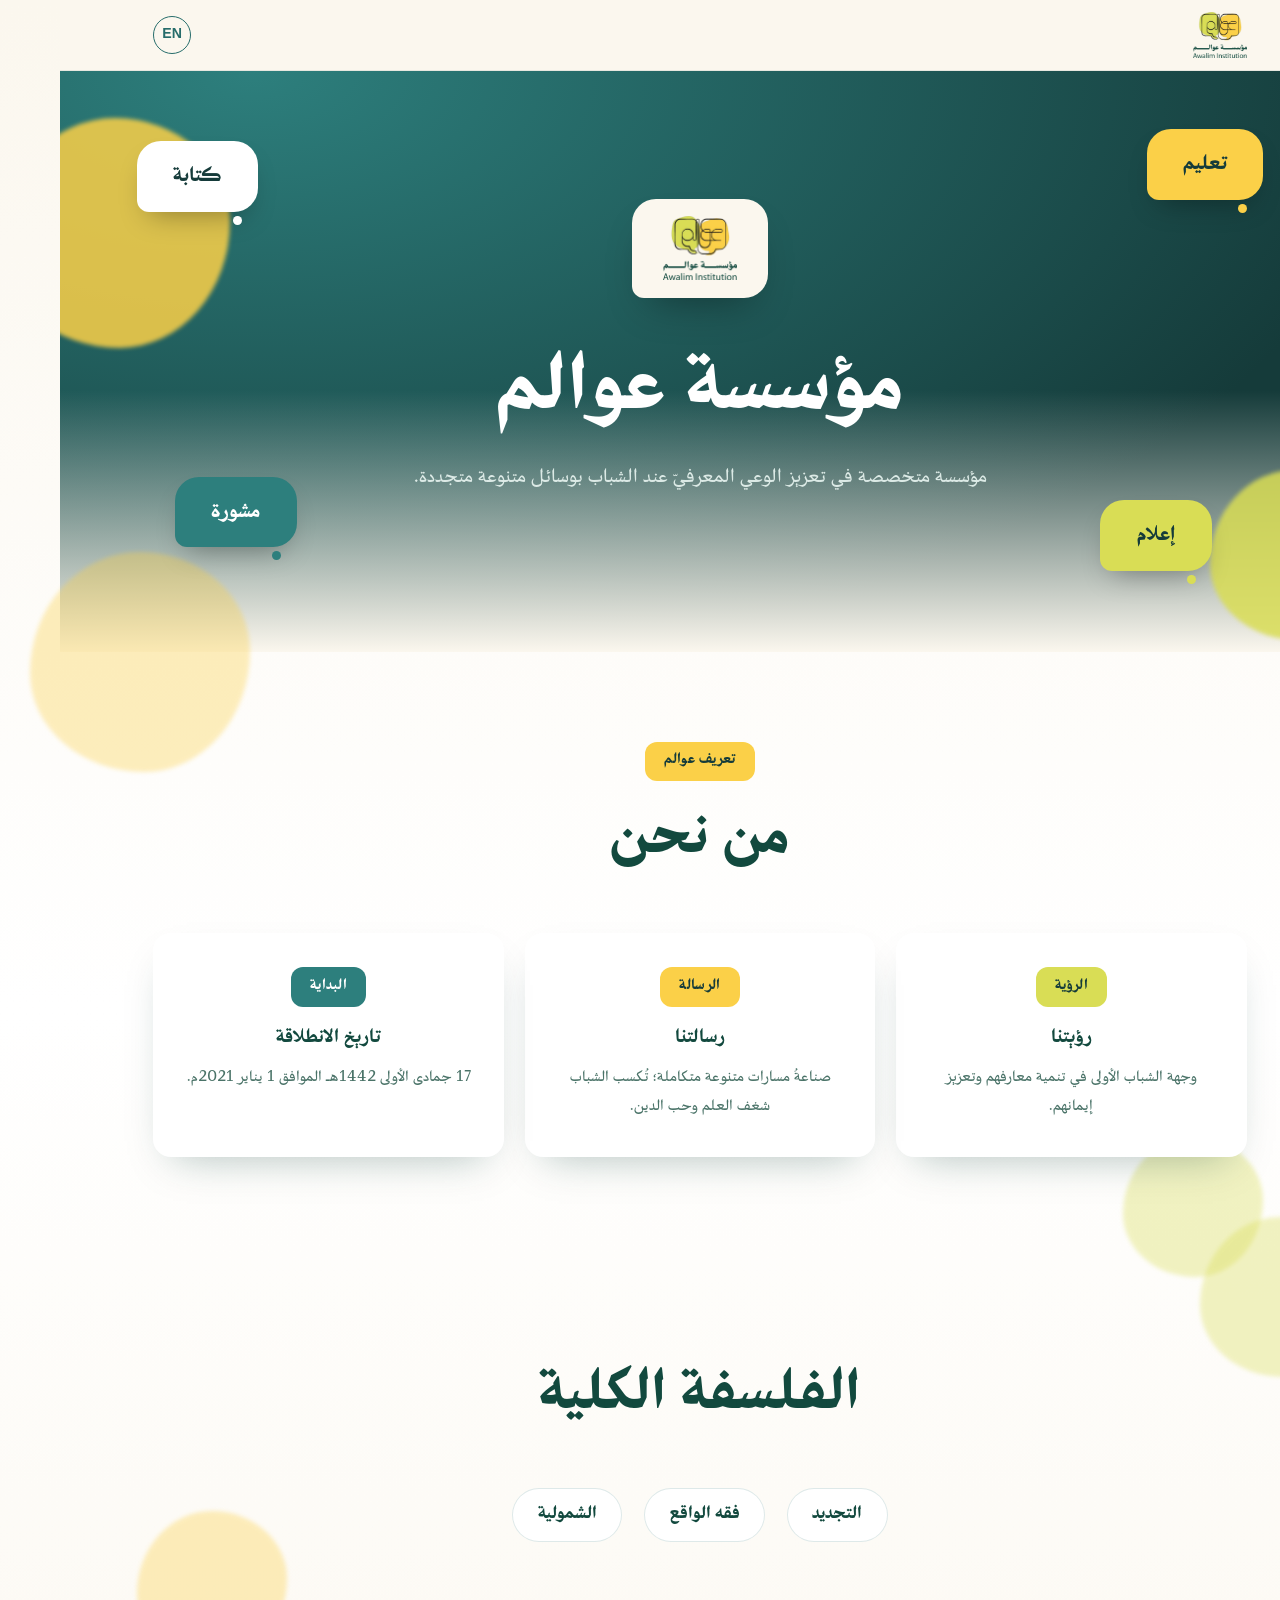
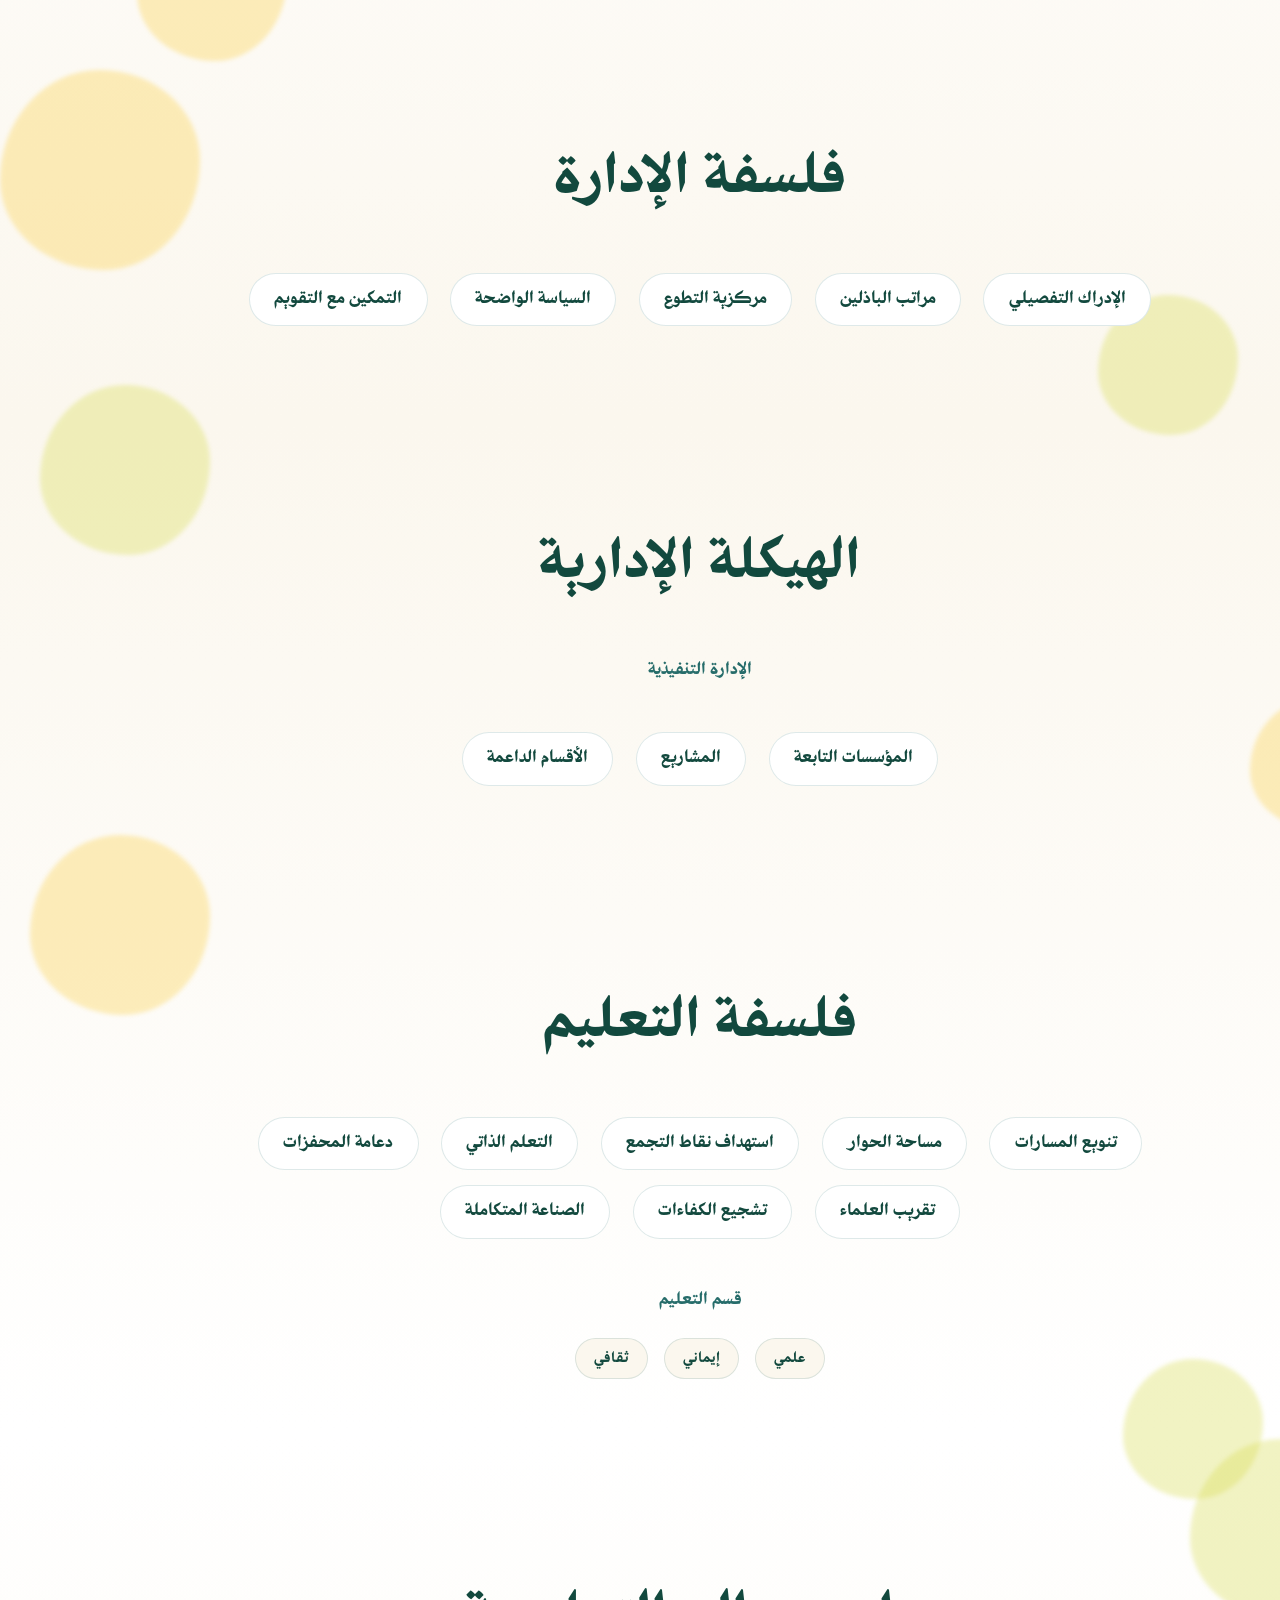
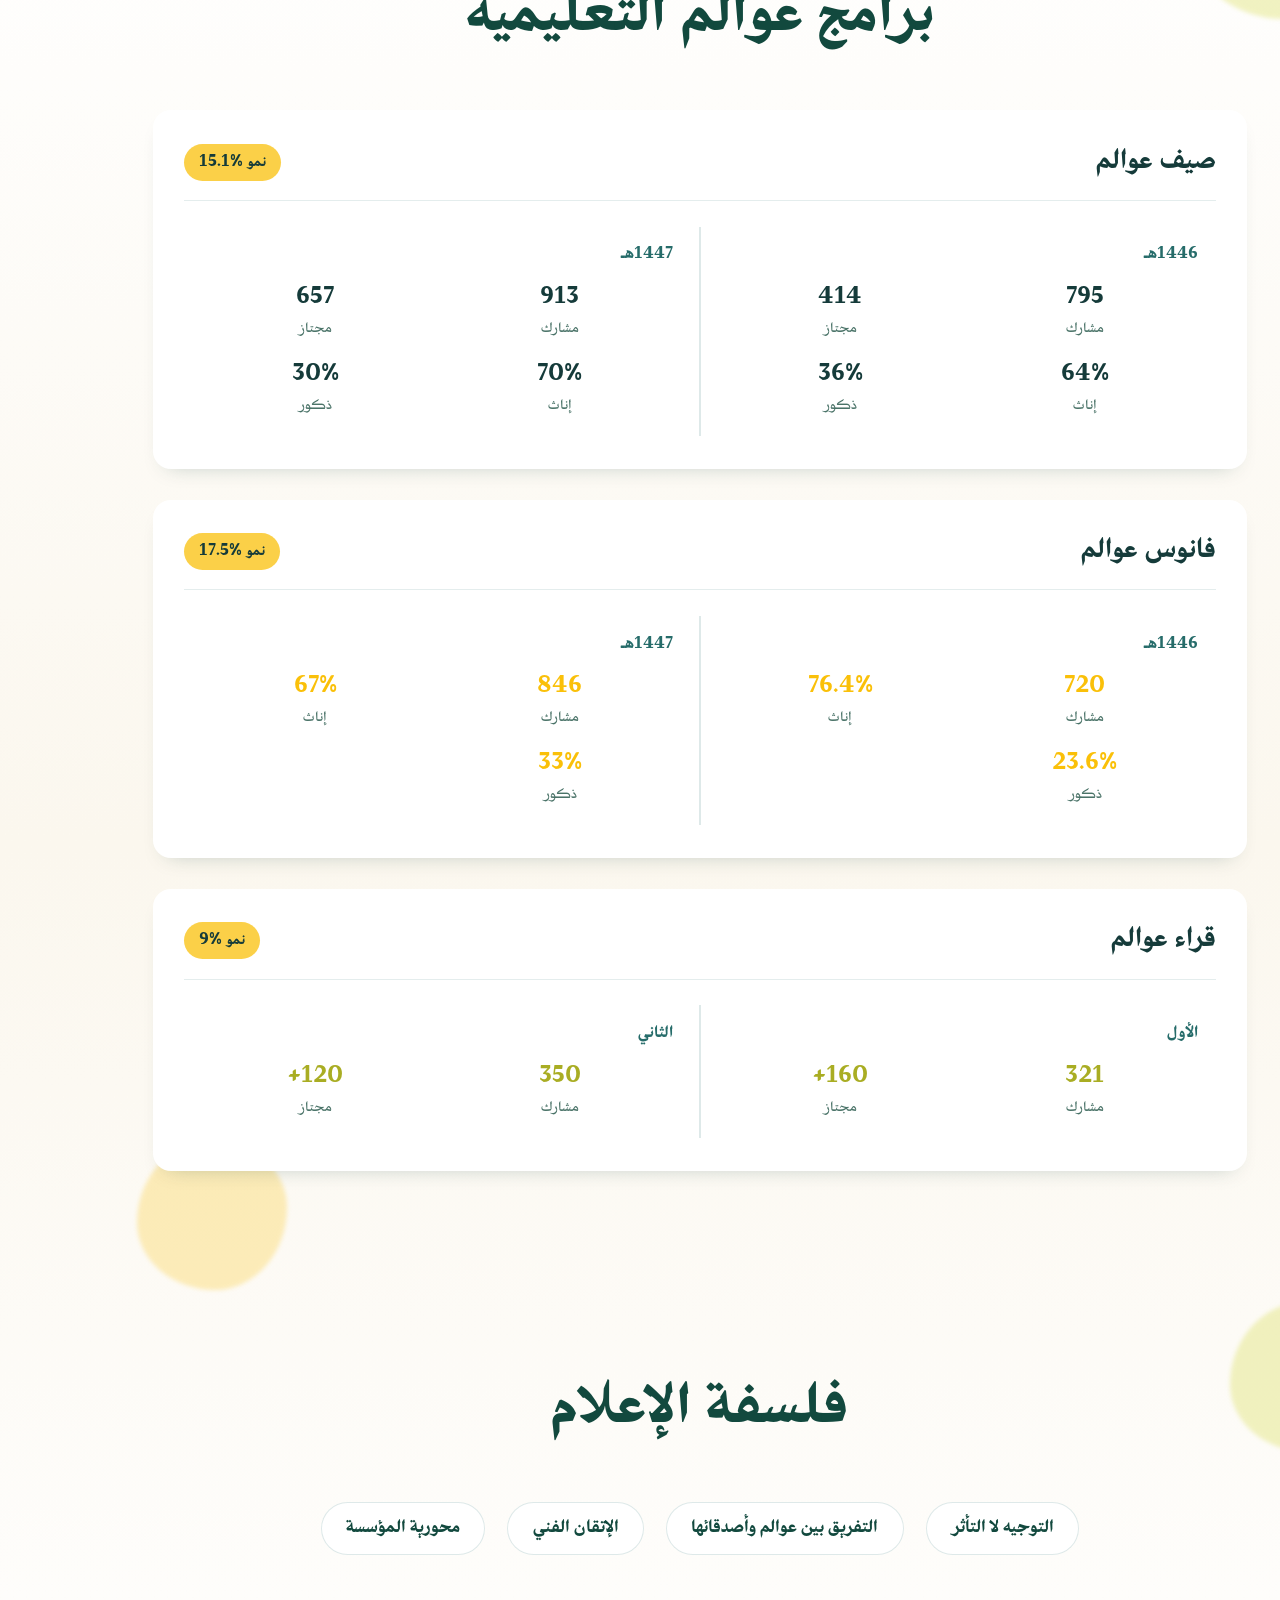
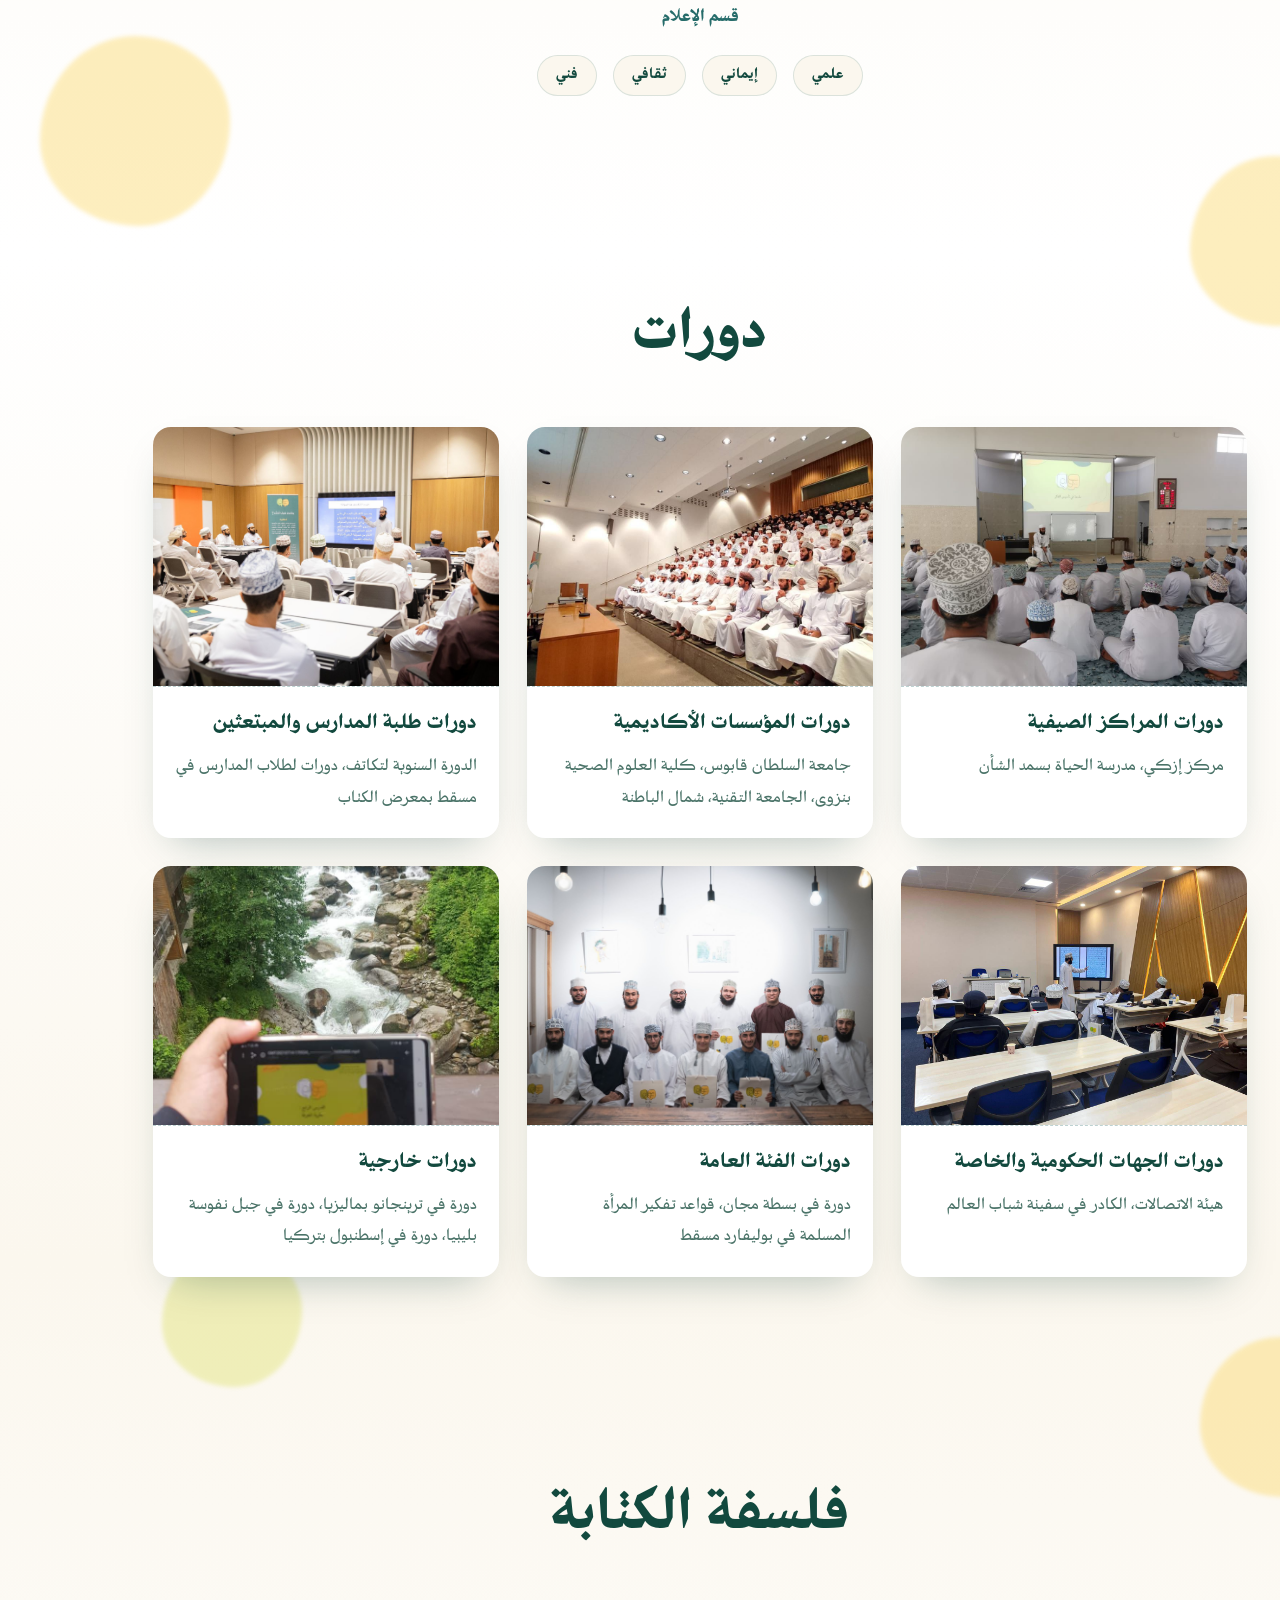
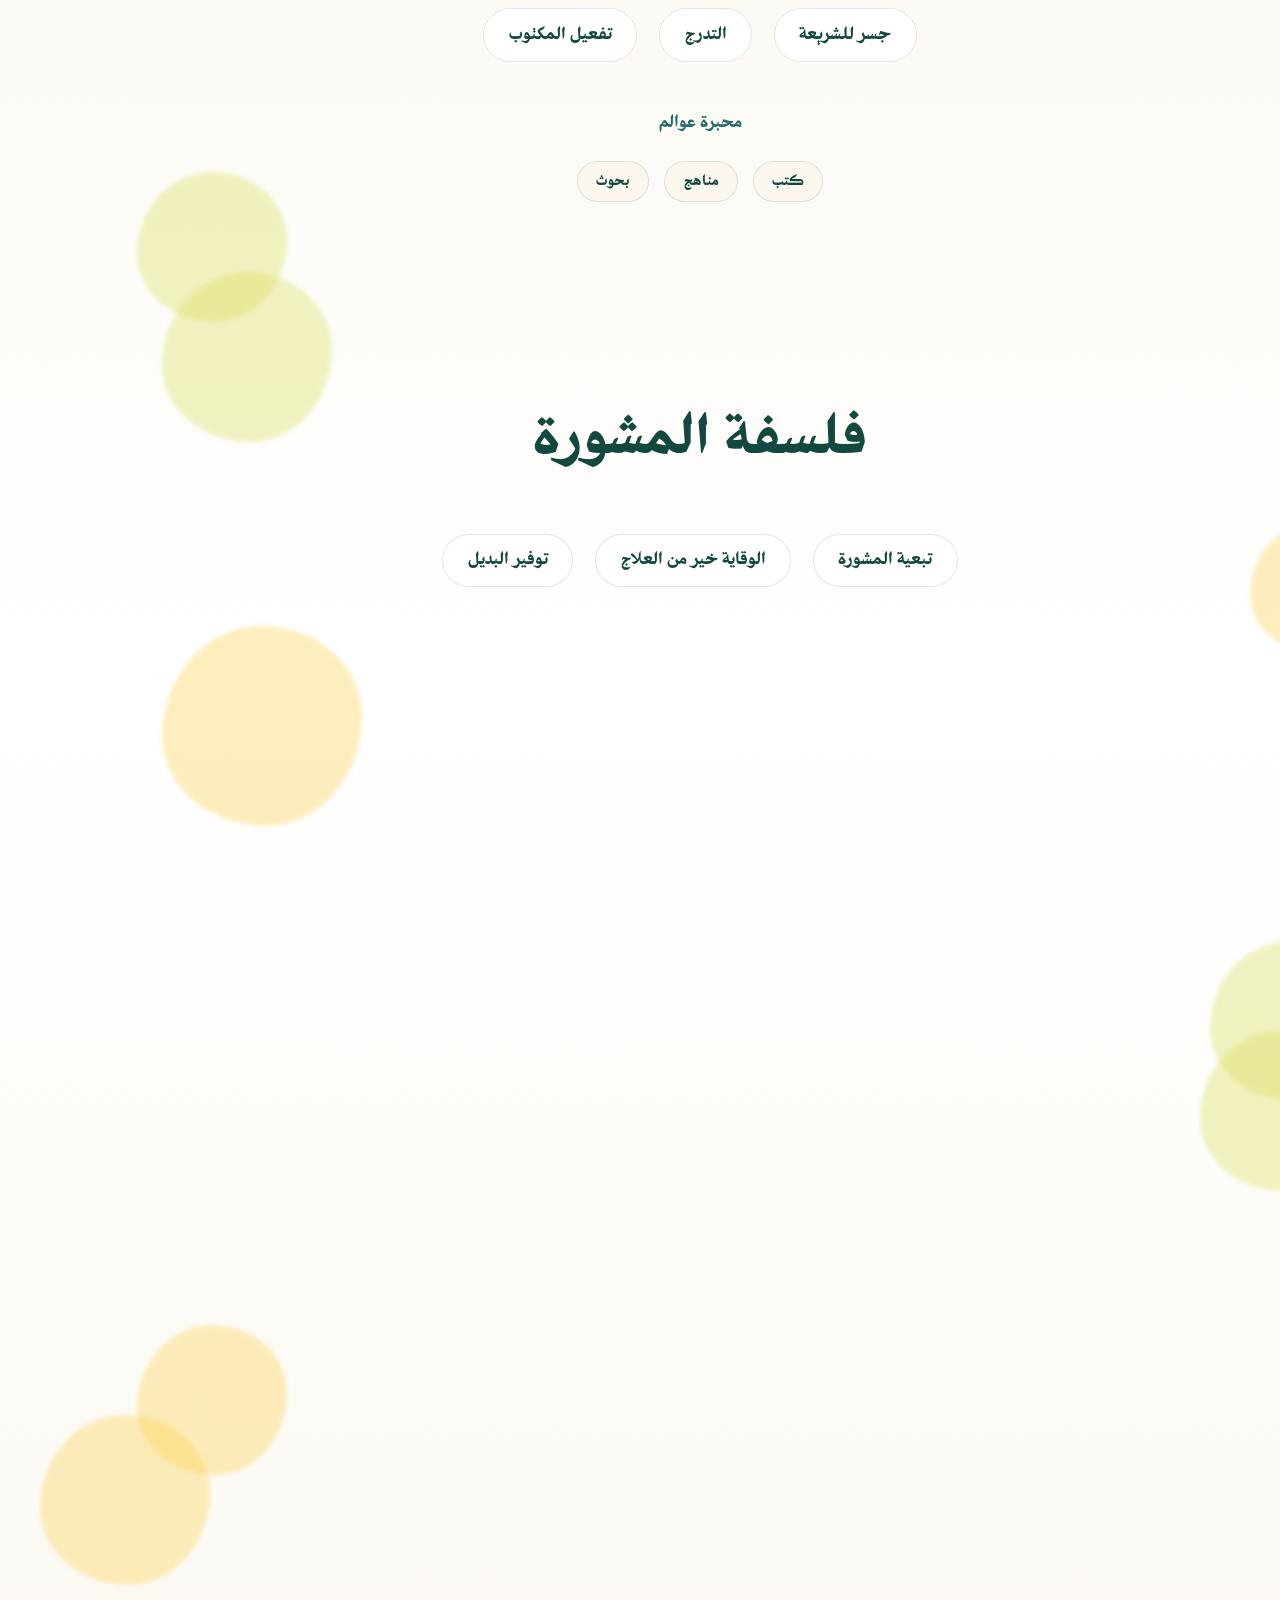
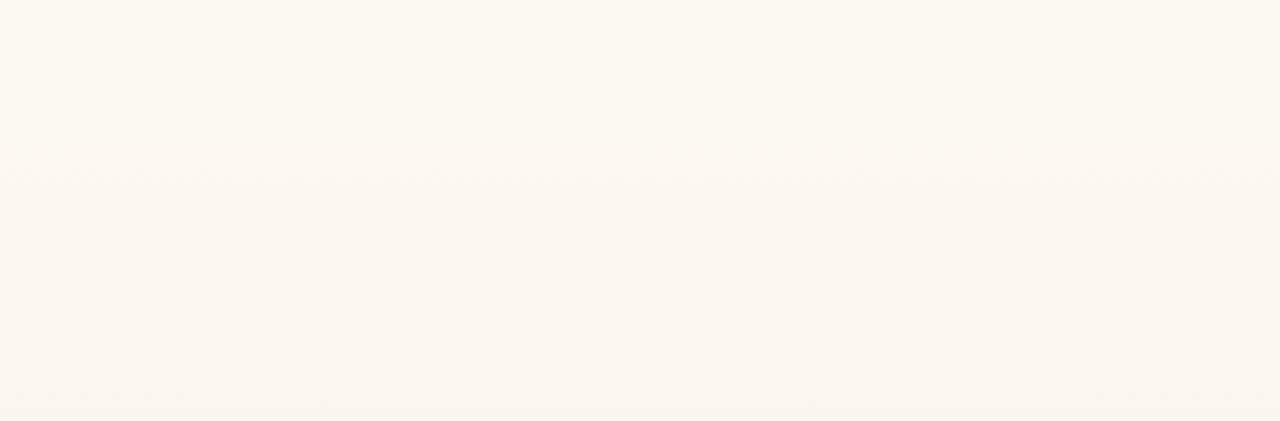
<file: index.html>
<!DOCTYPE html>
<html lang="ar" dir="rtl" data-lang="ar">
<head>
<meta charset="UTF-8">
<meta name="viewport" content="width=device-width, initial-scale=1.0">
<title>عوالم · Awalim — معرض أعمالنا</title>
<link rel="icon" type="image/png" sizes="32x32" href="assets/logo/favicon/favicon-32.png">
<link rel="icon" type="image/png" sizes="192x192" href="assets/logo/favicon/favicon-192.png">
<link rel="apple-touch-icon" href="assets/logo/favicon/apple-touch-icon.png">
<link rel="stylesheet" href="assets/fonts/manchette/manchette-fonts.css">
<link rel="stylesheet" href="css/tokens.css">
<link rel="stylesheet" href="css/base.css">
<link rel="stylesheet" href="css/components.css">
<link rel="stylesheet" href="css/home.css">
</head>
<body>

<div class="scroll-progress"></div>

<header class="nav">
  <div class="wrap">
    <div class="logo">
      <img class="logo-mark" src="assets/logo/awalim-logo-full.png" alt="مؤسسة عوالم · Awalim Institution">
    </div>
    <div class="nav-actions">
      <button class="lang-toggle" id="langToggle" aria-label="Switch language">
        <span class="t-ar">EN</span><span class="t-en">AR</span>
      </button>
    </div>
  </div>
</header>

<section class="hero">
  <div class="hero-blob gold"></div>
  <div class="hero-blob sage"></div>
  <a href="education.html" class="field-bubble fb-1 bubble"><span class="t-ar">تعليم</span><span class="t-en">Education</span></a>
  <a href="media.html" class="field-bubble fb-2 bubble"><span class="t-ar">إعلام</span><span class="t-en">Media</span></a>
  <a href="writing.html" class="field-bubble fb-3 bubble"><span class="t-ar">كتابة</span><span class="t-en">Writing</span></a>
  <a href="consulting.html" class="field-bubble fb-4 bubble"><span class="t-ar">مشورة</span><span class="t-en">Consulting</span></a>
  <div class="wrap">
    <div class="hero-logo-plate">
      <img src="assets/logo/awalim-logo-full.png" alt="مؤسسة عوالم · Awalim Institution" class="hero-logo" data-editable="image" data-key="hero-logo">
    </div>
    <h1 class="display" data-editable="text" data-key="hero-title">
      <span class="t-ar">مؤسسة عوالم</span>
      <span class="t-en">Awalim Institution</span>
    </h1>
    <p data-editable="text" data-key="hero-desc">
      <span class="t-ar">مؤسسة متخصصة في تعزيز الوعي المعرفيّ عند الشباب بوسائل متنوعة متجددة.</span>
      <span class="t-en">A specialized institution advancing intellectual awareness among youth through diverse, ever-renewing methods.</span>
    </p>
  </div>
</section>

<!-- ============ تعريف عوالم ============ -->
<section class="zone" id="definition" data-item-key="section-definition">
  <div class="zone-blob" style="width:220px;height:220px;background:var(--gold-500);top:-100px;inset-inline-end:-30px;"></div>
  <div class="zone-blob" style="width:140px;height:140px;background:var(--sage-400);bottom:-30px;inset-inline-start:6%;animation-delay:2s;"></div>
  <div class="wrap">
    <div class="zone-head reveal">
      <span class="eyebrow"><span class="t-ar">تعريف عوالم</span><span class="t-en">About Awalim</span></span>
      <h2 class="display"><span class="t-ar">من نحن</span><span class="t-en">Who We Are</span></h2>
    </div>
    <div class="def-grid reveal-stagger">
      <div class="def-card">
        <span class="eyebrow"><span class="t-ar">الرؤية</span><span class="t-en">Vision</span></span>
        <h3><span class="t-ar">رؤيتنا</span><span class="t-en">Our Vision</span></h3>
        <p data-editable="text" data-key="def-vision">
          <span class="t-ar">وجهة الشباب الأولى في تنمية معارفهم وتعزيز إيمانهم.</span>
          <span class="t-en">The youth's first destination for developing their knowledge and strengthening their faith.</span>
        </p>
      </div>
      <div class="def-card">
        <span class="eyebrow"><span class="t-ar">الرسالة</span><span class="t-en">Mission</span></span>
        <h3><span class="t-ar">رسالتنا</span><span class="t-en">Our Mission</span></h3>
        <p data-editable="text" data-key="def-mission">
          <span class="t-ar">صناعةُ مسارات متنوعة متكاملة؛ تُكسب الشباب شغف العلم وحب الدين.</span>
          <span class="t-en">Crafting diverse, integrated pathways that instill in youth a passion for knowledge and love of faith.</span>
        </p>
      </div>
      <div class="def-card">
        <span class="eyebrow"><span class="t-ar">البداية</span><span class="t-en">Founded</span></span>
        <h3><span class="t-ar">تاريخ الانطلاقة</span><span class="t-en">Start Date</span></h3>
        <p data-editable="text" data-key="def-date">
          <span class="t-ar">17 جمادى الأولى 1442هـ الموافق 1 يناير 2021م.</span>
          <span class="t-en">17 Jumada al-Awwal 1442 AH — 1 January 2021.</span>
        </p>
      </div>
    </div>
  </div>
</section>

<!-- ============ الفلسفة الكلية ============ -->
<section class="zone" id="phil-overall">
  <div class="zone-blob" style="width:160px;height:160px;background:var(--sage-400);top:-30px;inset-inline-start:-20px;animation-delay:2.4s;"></div>
  <div class="zone-blob" style="width:150px;height:150px;background:var(--gold-500);bottom:-30px;inset-inline-end:6%;animation-delay:.8s;"></div>
  <div class="wrap">
    <div class="zone-head reveal">
      <h2 class="display"><span class="t-ar">الفلسفة الكلية</span><span class="t-en">Overall Philosophy</span></h2>
    </div>
    <div class="phil-tabs reveal-stagger">
      <span class="phil-tab"><span class="t-ar">التجديد</span><span class="t-en">Renewal</span></span>
      <span class="phil-tab"><span class="t-ar">فقه الواقع</span><span class="t-en">Understanding Reality</span></span>
      <span class="phil-tab"><span class="t-ar">الشمولية</span><span class="t-en">Comprehensiveness</span></span>
    </div>
  </div>
</section>

<!-- ============ فلسفة الإدارة ============ -->
<section class="zone" id="phil-admin">
  <div class="zone-blob" style="width:200px;height:200px;background:var(--gold-500);top:10%;inset-inline-end:-60px;animation-delay:1s;"></div>
  <div class="zone-blob" style="width:140px;height:140px;background:var(--sage-400);bottom:-20px;inset-inline-start:8%;animation-delay:2s;"></div>
  <div class="wrap">
    <div class="zone-head reveal">
      <h2 class="display"><span class="t-ar">فلسفة الإدارة</span><span class="t-en">Administration Philosophy</span></h2>
    </div>
    <div class="phil-tabs reveal-stagger">
      <span class="phil-tab"><span class="t-ar">الإدراك التفصيلي</span><span class="t-en">Detailed Awareness</span></span>
      <span class="phil-tab"><span class="t-ar">مراتب الباذلين</span><span class="t-en">Ranks of Contributors</span></span>
      <span class="phil-tab"><span class="t-ar">مركزية التطوع</span><span class="t-en">Centrality of Volunteering</span></span>
      <span class="phil-tab"><span class="t-ar">السياسة الواضحة</span><span class="t-en">Clear Policy</span></span>
      <span class="phil-tab"><span class="t-ar">التمكين مع التقويم</span><span class="t-en">Empowerment with Evaluation</span></span>
    </div>
  </div>
</section>

<!-- ============ الهيكلة الإدارية ============ -->
<section class="zone" id="org-structure">
  <div class="zone-blob" style="width:170px;height:170px;background:var(--sage-400);top:-30px;inset-inline-end:-20px;animation-delay:1.2s;"></div>
  <div class="zone-blob" style="width:130px;height:130px;background:var(--gold-500);bottom:10%;inset-inline-start:-40px;animation-delay:.4s;"></div>
  <div class="wrap">
    <div class="zone-head reveal">
      <h2 class="display"><span class="t-ar">الهيكلة الإدارية</span><span class="t-en">Administrative Structure</span></h2>
    </div>

    <h3 class="phil-subhead"><span class="t-ar">الإدارة التنفيذية</span><span class="t-en">Executive Management</span></h3>
    <div class="phil-tabs reveal-stagger">
      <span class="phil-tab has-content">
        <span class="t-ar">المؤسسات التابعة</span><span class="t-en">Affiliated Entities</span>
        <span class="tab-reveal wide dir-right">
          <ul>
            <li><strong><span class="t-ar">استثمارية رسالية</span><span class="t-en">Mission-Driven Investment</span></strong> — <span class="t-ar">تبصرة</span><span class="t-en">Tabsirah</span></li>
            <li><strong><span class="t-ar">تطوعية</span><span class="t-en">Volunteer</span></strong> — <span class="t-ar">مفكرات عوالم، تليد عوالم</span><span class="t-en">Awalim Thinkers (Women's), Talid Awalim</span></li>
          </ul>
        </span>
      </span>
      <span class="phil-tab has-content">
        <span class="t-ar">المشاريع</span><span class="t-en">Projects</span>
        <span class="tab-reveal wide dir-up">
          <ul>
            <li><strong><span class="t-ar">المشاريع الخارجية</span><span class="t-en">External Projects</span></strong> — <span class="t-ar">مدارج، ذاكرة عمان</span><span class="t-en">Madarij, Memory of Oman</span></li>
            <li><strong><span class="t-ar">المشورة</span><span class="t-en">Consulting</span></strong></li>
            <li><strong><span class="t-ar">محبرة عوالم</span><span class="t-en">Awalim Inkwell</span></strong> — <span class="t-ar">كتب، بحوث، مناهج</span><span class="t-en">Books, Research, Curricula</span></li>
            <li><strong><span class="t-ar">البرامج الإعلامية</span><span class="t-en">Media Programs</span></strong> — <span class="t-ar">الحوارات، مجلس عوالم</span><span class="t-en">Dialogues, Awalim Council</span></li>
            <li><strong><span class="t-ar">البرامج التعليمية</span><span class="t-en">Educational Programs</span></strong> — <span class="t-ar">صيف عوالم، فانوس عوالم، قراء عوالم، مفكرو عوالم، الدورات الحضورية</span><span class="t-en">Awalim Summer, Fanoos Awalim, Awalim Readers, Awalim Thinkers, In-Person Courses</span></li>
          </ul>
        </span>
      </span>
      <span class="phil-tab has-content">
        <span class="t-ar">الأقسام الداعمة</span><span class="t-en">Supporting Departments</span>
        <span class="tab-reveal wide dir-left">
          <ul>
            <li><strong><span class="t-ar">القسم الإداري</span><span class="t-en">Administrative</span></strong> — <span class="t-ar">الإسناد، العلاقات والموارد البشرية، التنسيق والمتابعة</span><span class="t-en">Support, Relations &amp; HR, Coordination</span></li>
            <li><strong><span class="t-ar">قسم التسويق</span><span class="t-en">Marketing</span></strong> — <span class="t-ar">التصميم، كتابة المحتوى، إدارة النشر</span><span class="t-en">Design, Content Writing, Publishing</span></li>
            <li><strong><span class="t-ar">القسم العلمي</span><span class="t-en">Academic</span></strong></li>
            <li><strong><span class="t-ar">القسم الفني</span><span class="t-en">Technical</span></strong></li>
            <li><strong><span class="t-ar">القسم المالي والقانوني</span><span class="t-en">Finance &amp; Legal</span></strong></li>
            <li><strong><span class="t-ar">القسم التقني</span><span class="t-en">IT</span></strong></li>
          </ul>
        </span>
      </span>
    </div>
  </div>
</section>

<!-- ============ فلسفة التعليم ============ -->
<section class="zone" id="phil-education">
  <div class="zone-blob" style="width:180px;height:180px;background:var(--gold-500);top:-40px;inset-inline-end:-30px;animation-delay:1.8s;"></div>
  <div class="zone-blob" style="width:140px;height:140px;background:var(--sage-400);bottom:-30px;inset-inline-start:6%;animation-delay:2s;"></div>
  <div class="wrap">
    <div class="zone-head reveal">
      <h2 class="display"><span class="t-ar">فلسفة التعليم</span><span class="t-en">Education Philosophy</span></h2>
    </div>
    <div class="phil-tabs reveal-stagger">
      <span class="phil-tab"><span class="t-ar">تنويع المسارات</span><span class="t-en">Diversifying Pathways</span></span>
      <span class="phil-tab"><span class="t-ar">مساحة الحوار</span><span class="t-en">Space for Dialogue</span></span>
      <span class="phil-tab"><span class="t-ar">استهداف نقاط التجمع</span><span class="t-en">Targeting Gathering Points</span></span>
      <span class="phil-tab"><span class="t-ar">التعلم الذاتي</span><span class="t-en">Self-Learning</span></span>
      <span class="phil-tab"><span class="t-ar">دعامة المحفزات</span><span class="t-en">Pillar of Motivators</span></span>
      <span class="phil-tab"><span class="t-ar">تقريب العلماء</span><span class="t-en">Bringing Scholars Closer</span></span>
      <span class="phil-tab"><span class="t-ar">تشجيع الكفاءات</span><span class="t-en">Encouraging Talents</span></span>
      <span class="phil-tab"><span class="t-ar">الصناعة المتكاملة</span><span class="t-en">Integrated Production</span></span>
    </div>
    <h3 class="phil-subhead"><span class="t-ar">قسم التعليم</span><span class="t-en">Education Section</span></h3>
    <div class="phil-tabs sub">
      <span class="phil-tab"><span class="t-ar">علمي</span><span class="t-en">Scientific</span></span>
      <span class="phil-tab"><span class="t-ar">إيماني</span><span class="t-en">Faith</span></span>
      <span class="phil-tab"><span class="t-ar">ثقافي</span><span class="t-en">Cultural</span></span>
    </div>
  </div>
</section>

<!-- ============ برامج عوالم التعليمية ============ -->
<section class="zone" id="edu-programs">
  <div class="zone-blob" style="width:180px;height:180px;background:var(--sage-400);top:-30px;inset-inline-start:-30px;animation-delay:1.5s;"></div>
  <div class="zone-blob" style="width:150px;height:150px;background:var(--gold-500);bottom:-30px;inset-inline-end:6%;animation-delay:.5s;"></div>
  <div class="wrap">
    <div class="zone-head reveal">
      <h2 class="display"><span class="t-ar">برامج عوالم التعليمية</span><span class="t-en">Awalim's Educational Programs</span></h2>
    </div>
    <div class="program-grid reveal-stagger">

      <!-- صيف عوالم -->
      <div class="program-card">
        <div class="program-card-head">
          <h3><span class="t-ar">صيف عوالم</span><span class="t-en">Awalim Summer</span></h3>
          <span class="growth-badge">
            <span class="t-ar">نمو</span><span class="t-en">Growth</span>
            <span class="stat-num" data-count="15.1" data-suffix="%">0</span>
          </span>
        </div>
        <div class="program-years">
          <div class="program-year">
            <span class="year-label">1446هـ</span>
            <div class="program-mini-stats">
              <div><span class="stat-num" data-count="795">0</span><span class="stat-label"><span class="t-ar">مشارك</span><span class="t-en">Participants</span></span></div>
              <div><span class="stat-num" data-count="414">0</span><span class="stat-label"><span class="t-ar">مجتاز</span><span class="t-en">Graduates</span></span></div>
              <div><span class="stat-num" data-count="64" data-suffix="%">0</span><span class="stat-label"><span class="t-ar">إناث</span><span class="t-en">Female</span></span></div>
              <div><span class="stat-num" data-count="36" data-suffix="%">0</span><span class="stat-label"><span class="t-ar">ذكور</span><span class="t-en">Male</span></span></div>
            </div>
          </div>
          <div class="program-year">
            <span class="year-label">1447هـ</span>
            <div class="program-mini-stats">
              <div><span class="stat-num" data-count="913">0</span><span class="stat-label"><span class="t-ar">مشارك</span><span class="t-en">Participants</span></span></div>
              <div><span class="stat-num" data-count="657">0</span><span class="stat-label"><span class="t-ar">مجتاز</span><span class="t-en">Graduates</span></span></div>
              <div><span class="stat-num" data-count="70" data-suffix="%">0</span><span class="stat-label"><span class="t-ar">إناث</span><span class="t-en">Female</span></span></div>
              <div><span class="stat-num" data-count="30" data-suffix="%">0</span><span class="stat-label"><span class="t-ar">ذكور</span><span class="t-en">Male</span></span></div>
            </div>
          </div>
        </div>
      </div>

      <!-- فانوس عوالم -->
      <div class="program-card">
        <div class="program-card-head">
          <h3><span class="t-ar">فانوس عوالم</span><span class="t-en">Fanoos Awalim</span></h3>
          <span class="growth-badge">
            <span class="t-ar">نمو</span><span class="t-en">Growth</span>
            <span class="stat-num" data-count="17.5" data-suffix="%">0</span>
          </span>
        </div>
        <div class="program-years">
          <div class="program-year">
            <span class="year-label">1446هـ</span>
            <div class="program-mini-stats">
              <div><span class="stat-num" data-count="720">0</span><span class="stat-label"><span class="t-ar">مشارك</span><span class="t-en">Participants</span></span></div>
              <div><span class="stat-num" data-count="76.4" data-suffix="%">0</span><span class="stat-label"><span class="t-ar">إناث</span><span class="t-en">Female</span></span></div>
              <div><span class="stat-num" data-count="23.6" data-suffix="%">0</span><span class="stat-label"><span class="t-ar">ذكور</span><span class="t-en">Male</span></span></div>
            </div>
          </div>
          <div class="program-year">
            <span class="year-label">1447هـ</span>
            <div class="program-mini-stats">
              <div><span class="stat-num" data-count="846">0</span><span class="stat-label"><span class="t-ar">مشارك</span><span class="t-en">Participants</span></span></div>
              <div><span class="stat-num" data-count="67" data-suffix="%">0</span><span class="stat-label"><span class="t-ar">إناث</span><span class="t-en">Female</span></span></div>
              <div><span class="stat-num" data-count="33" data-suffix="%">0</span><span class="stat-label"><span class="t-ar">ذكور</span><span class="t-en">Male</span></span></div>
            </div>
          </div>
        </div>
      </div>

      <!-- قراء عوالم -->
      <div class="program-card">
        <div class="program-card-head">
          <h3><span class="t-ar">قراء عوالم</span><span class="t-en">Awalim Readers</span></h3>
          <span class="growth-badge">
            <span class="t-ar">نمو</span><span class="t-en">Growth</span>
            <span class="stat-num" data-count="9" data-suffix="%">0</span>
          </span>
        </div>
        <div class="program-years">
          <div class="program-year">
            <span class="year-label"><span class="t-ar">الأول</span><span class="t-en">First</span></span>
            <div class="program-mini-stats">
              <div><span class="stat-num" data-count="321">0</span><span class="stat-label"><span class="t-ar">مشارك</span><span class="t-en">Participants</span></span></div>
              <div><span class="stat-num" data-count="160" data-suffix="+">0</span><span class="stat-label"><span class="t-ar">مجتاز</span><span class="t-en">Graduates</span></span></div>
            </div>
          </div>
          <div class="program-year">
            <span class="year-label"><span class="t-ar">الثاني</span><span class="t-en">Second</span></span>
            <div class="program-mini-stats">
              <div><span class="stat-num" data-count="350">0</span><span class="stat-label"><span class="t-ar">مشارك</span><span class="t-en">Participants</span></span></div>
              <div><span class="stat-num" data-count="120" data-suffix="+">0</span><span class="stat-label"><span class="t-ar">مجتاز</span><span class="t-en">Graduates</span></span></div>
            </div>
          </div>
        </div>
      </div>

    </div>
  </div>
</section>

<!-- ============ فلسفة الإعلام ============ -->
<section class="zone" id="phil-media">
  <div class="zone-blob" style="width:150px;height:150px;background:var(--sage-400);top:8%;inset-inline-start:-40px;animation-delay:.6s;"></div>
  <div class="zone-blob" style="width:190px;height:190px;background:var(--gold-500);bottom:-40px;inset-inline-end:-20px;animation-delay:1.4s;"></div>
  <div class="wrap">
    <div class="zone-head reveal">
      <h2 class="display"><span class="t-ar">فلسفة الإعلام</span><span class="t-en">Media Philosophy</span></h2>
    </div>
    <div class="phil-tabs reveal-stagger">
      <span class="phil-tab"><span class="t-ar">التوجيه لا التأثر</span><span class="t-en">Guiding, Not Being Influenced</span></span>
      <span class="phil-tab"><span class="t-ar">التفريق بين عوالم وأصدقائها</span><span class="t-en">Distinguishing Awalim from Its Friends</span></span>
      <span class="phil-tab"><span class="t-ar">الإتقان الفني</span><span class="t-en">Artistic Mastery</span></span>
      <span class="phil-tab"><span class="t-ar">محورية المؤسسة</span><span class="t-en">Centrality of the Institution</span></span>
    </div>
    <h3 class="phil-subhead"><span class="t-ar">قسم الإعلام</span><span class="t-en">Media Section</span></h3>
    <div class="phil-tabs sub">
      <span class="phil-tab has-content">
        <span class="t-ar">علمي</span><span class="t-en">Scientific</span>
        <span class="tab-reveal"><span class="t-ar">مجلس عوالم</span><span class="t-en">Awalim Council</span></span>
      </span>
      <span class="phil-tab has-content">
        <span class="t-ar">إيماني</span><span class="t-en">Faith</span>
        <span class="tab-reveal"><span class="t-ar">البرنامج الرمضاني</span><span class="t-en">Ramadan Program</span></span>
      </span>
      <span class="phil-tab has-content">
        <span class="t-ar">ثقافي</span><span class="t-en">Cultural</span>
        <span class="tab-reveal"><span class="t-ar">الحوارات الفكرية</span><span class="t-en">Intellectual Dialogues</span></span>
      </span>
      <span class="phil-tab has-content">
        <span class="t-ar">فني</span><span class="t-en">Artistic</span>
        <span class="tab-reveal"><span class="t-ar">الأفلام الوثائقية</span><span class="t-en">Documentary Films</span></span>
      </span>
    </div>
  </div>
</section>

<!-- ============ دورات ============ -->
<section class="zone" id="courses">
  <div class="zone-blob" style="width:170px;height:170px;background:var(--gold-500);top:-30px;inset-inline-start:-20px;animation-delay:1s;"></div>
  <div class="zone-blob" style="width:140px;height:140px;background:var(--sage-400);bottom:-20px;inset-inline-end:8%;animation-delay:2.2s;"></div>
  <div class="wrap">
    <div class="zone-head reveal">
      <h2 class="display"><span class="t-ar">دورات</span><span class="t-en">Courses</span></h2>
    </div>
    <div class="course-grid reveal-stagger">
      <div class="course-card">
        <div class="course-photo"><span class="course-photo-fallback">📷</span><img src="assets/images/courses/course-1.jpg" alt="دورات المراكز الصيفية" loading="lazy" onerror="this.remove()" onload="this.previousElementSibling.remove()"></div>
        <div class="course-body">
          <h3><span class="t-ar">دورات المراكز الصيفية</span><span class="t-en">Summer Centers Courses</span></h3>
          <p><span class="t-ar">مركز إزكي، مدرسة الحياة بسمد الشأن</span><span class="t-en">Izki Center, Madrasat Al-Hayah (Samad Al-Sha'n)</span></p>
        </div>
      </div>
      <div class="course-card">
        <div class="course-photo"><span class="course-photo-fallback">📷</span><img src="assets/images/courses/course-2.jpg" alt="دورات المؤسسات الأكاديمية" loading="lazy" onerror="this.remove()" onload="this.previousElementSibling.remove()"></div>
        <div class="course-body">
          <h3><span class="t-ar">دورات المؤسسات الأكاديمية</span><span class="t-en">Academic Institutions Courses</span></h3>
          <p><span class="t-ar">جامعة السلطان قابوس، كلية العلوم الصحية بنزوى، الجامعة التقنية، شمال الباطنة</span><span class="t-en">Sultan Qaboos University, College of Health Sciences (Nizwa), Technical University, North Al Batinah</span></p>
        </div>
      </div>
      <div class="course-card">
        <div class="course-photo"><span class="course-photo-fallback">📷</span><img src="assets/images/courses/course-3.jpg" alt="دورات طلبة المدارس والمبتعثين" loading="lazy" onerror="this.remove()" onload="this.previousElementSibling.remove()"></div>
        <div class="course-body">
          <h3><span class="t-ar">دورات طلبة المدارس والمبتعثين</span><span class="t-en">School Students &amp; Scholarship Students Courses</span></h3>
          <p><span class="t-ar">الدورة السنوية لتكاتف، دورات لطلاب المدارس في مسقط بمعرض الكتاب</span><span class="t-en">Takatuf's Annual Course, School Students Courses at the Muscat Book Fair</span></p>
        </div>
      </div>
      <div class="course-card">
        <div class="course-photo"><span class="course-photo-fallback">📷</span><img src="assets/images/courses/course-4.jpg" alt="دورات الجهات الحكومية والخاصة" loading="lazy" onerror="this.remove()" onload="this.previousElementSibling.remove()"></div>
        <div class="course-body">
          <h3><span class="t-ar">دورات الجهات الحكومية والخاصة</span><span class="t-en">Government &amp; Private Sector Courses</span></h3>
          <p><span class="t-ar">هيئة الاتصالات، الكادر في سفينة شباب العالم</span><span class="t-en">Telecommunications Regulatory Authority, Crew of the Ship for World Youth</span></p>
        </div>
      </div>
      <div class="course-card">
        <div class="course-photo"><span class="course-photo-fallback">📷</span><img src="assets/images/courses/course-5.jpg" alt="دورات الفئة العامة" loading="lazy" onerror="this.remove()" onload="this.previousElementSibling.remove()"></div>
        <div class="course-body">
          <h3><span class="t-ar">دورات الفئة العامة</span><span class="t-en">General Public Courses</span></h3>
          <p><span class="t-ar">دورة في بسطة مجان، قواعد تفكير المرأة المسلمة في بوليفارد مسقط</span><span class="t-en">A course at Bustat Majan, "Principles of Muslim Women's Thinking" at Muscat Boulevard</span></p>
        </div>
      </div>
      <div class="course-card">
        <div class="course-photo"><span class="course-photo-fallback">📷</span><img src="assets/images/courses/course-6.jpg" alt="دورات خارجية" loading="lazy" onerror="this.remove()" onload="this.previousElementSibling.remove()"></div>
        <div class="course-body">
          <h3><span class="t-ar">دورات خارجية</span><span class="t-en">International Courses</span></h3>
          <p><span class="t-ar">دورة في ترينجانو بماليزيا، دورة في جبل نفوسة بليبيا، دورة في إسطنبول بتركيا</span><span class="t-en">A course in Terengganu, Malaysia; a course in Jebel Nafusa, Libya; a course in Istanbul, Turkey</span></p>
        </div>
      </div>
    </div>
  </div>
</section>

<!-- ============ فلسفة الكتابة ============ -->
<section class="zone" id="phil-writing">
  <div class="zone-blob" style="width:160px;height:160px;background:var(--gold-500);top:-30px;inset-inline-start:-20px;animation-delay:2.4s;"></div>
  <div class="zone-blob" style="width:150px;height:150px;background:var(--sage-400);bottom:-30px;inset-inline-end:6%;animation-delay:.8s;"></div>
  <div class="wrap">
    <div class="zone-head reveal">
      <h2 class="display"><span class="t-ar">فلسفة الكتابة</span><span class="t-en">Writing Philosophy</span></h2>
    </div>
    <div class="phil-tabs reveal-stagger">
      <span class="phil-tab"><span class="t-ar">جسر للشريعة</span><span class="t-en">A Bridge to the Sharia</span></span>
      <span class="phil-tab"><span class="t-ar">التدرج</span><span class="t-en">Gradualness</span></span>
      <span class="phil-tab"><span class="t-ar">تفعيل المكتوب</span><span class="t-en">Activating the Written Word</span></span>
    </div>
    <h3 class="phil-subhead"><span class="t-ar">محبرة عوالم</span><span class="t-en">Awalim Inkwell</span></h3>
    <div class="phil-tabs sub">
      <span class="phil-tab"><span class="t-ar">كتب</span><span class="t-en">Books</span></span>
      <span class="phil-tab"><span class="t-ar">مناهج</span><span class="t-en">Curricula</span></span>
      <span class="phil-tab"><span class="t-ar">بحوث</span><span class="t-en">Research</span></span>
    </div>
  </div>
</section>

<!-- ============ فلسفة المشورة ============ -->
<section class="zone" id="phil-consulting">
  <div class="zone-blob" style="width:170px;height:170px;background:var(--sage-400);top:-20px;inset-inline-end:8%;animation-delay:1.6s;"></div>
  <div class="zone-blob" style="width:130px;height:130px;background:var(--gold-500);bottom:6%;inset-inline-start:-40px;animation-delay:.3s;"></div>
  <div class="wrap">
    <div class="zone-head reveal">
      <h2 class="display"><span class="t-ar">فلسفة المشورة</span><span class="t-en">Consulting Philosophy</span></h2>
    </div>
    <div class="phil-tabs reveal-stagger">
      <span class="phil-tab"><span class="t-ar">تبعية المشورة</span><span class="t-en">Consulting as a Subordinate Function</span></span>
      <span class="phil-tab"><span class="t-ar">الوقاية خير من العلاج</span><span class="t-en">Prevention Is Better Than Cure</span></span>
      <span class="phil-tab"><span class="t-ar">توفير البديل</span><span class="t-en">Providing an Alternative</span></span>
    </div>
  </div>
</section>

<!-- ============ المشاريع الخارجية ============ -->
<section class="zone" id="external-projects">
  <div class="zone-blob" style="width:200px;height:200px;background:var(--gold-500);top:-50px;inset-inline-end:8%;animation-delay:1.6s;"></div>
  <div class="zone-blob" style="width:160px;height:160px;background:var(--sage-400);bottom:-40px;inset-inline-start:-30px;animation-delay:1.6s;"></div>
  <div class="wrap">
    <div class="zone-head reveal">
      <h2 class="display"><span class="t-ar">المشاريع الخارجية</span><span class="t-en">External Projects</span></h2>
    </div>
    <div class="phil-tabs reveal-stagger">
      <span class="phil-tab"><span class="t-ar">مجمع بيت القرآن</span><span class="t-en">Bait Al-Qur'an Complex</span></span>
      <span class="phil-tab"><span class="t-ar">مكتب الإفتاء</span><span class="t-en">Fatwa Office</span></span>
      <span class="phil-tab"><span class="t-ar">مدارج</span><span class="t-en">Madarij</span></span>
      <span class="phil-tab"><span class="t-ar">ذاكرة عمان</span><span class="t-en">Memory of Oman</span></span>
    </div>
  </div>
</section>

<!-- ============ المؤسسات الصديقة ============ -->
<section class="zone" id="friendly-institutions">
  <div class="zone-blob" style="width:160px;height:160px;background:var(--sage-400);top:-30px;inset-inline-start:-20px;animation-delay:2.4s;"></div>
  <div class="zone-blob" style="width:150px;height:150px;background:var(--gold-500);bottom:-30px;inset-inline-end:6%;animation-delay:.8s;"></div>
  <div class="wrap">
    <div class="zone-head reveal">
      <h2 class="display"><span class="t-ar">المؤسسات الصديقة</span><span class="t-en">Friendly Institutions</span></h2>
    </div>
    <div class="phil-tabs reveal-stagger">
      <span class="phil-tab"><span class="t-ar">برنامج النور</span><span class="t-en">Al-Noor Program</span></span>
      <span class="phil-tab"><span class="t-ar">فتية</span><span class="t-en">Fitya</span></span>
      <span class="phil-tab"><span class="t-ar">نطفة الخير</span><span class="t-en">Nutfat Al-Khair</span></span>
    </div>
  </div>
</section>

<!-- ============ الإحصائيات ============ -->
<section class="zone stats" id="stats" data-item-key="section-stats">
  <div class="zone-blob" style="width:170px;height:170px;background:var(--gold-500);top:-30px;inset-inline-end:-20px;animation-delay:1.2s;"></div>
  <div class="wrap">
    <div class="section-head reveal">
      <span class="eyebrow bubble"><span class="t-ar">إحصائيات</span><span class="t-en">Statistics</span></span>
      <h2 class="display"><span class="t-ar">أرقام من مسيرتنا</span><span class="t-en">Numbers From Our Journey</span></h2>
      <p><span class="t-ar">هنا بعض الأرقام والإحصائيات عمّا أنجز في مؤسسة عوالم خلال السنوات السابقة.</span><span class="t-en">Some numbers and statistics on what Awalim Institution has accomplished over the past years.</span></p>
    </div>
    <div class="stats-grid reveal-stagger">
      <div class="stat-card">
        <span class="stat-num" data-count="2000000" data-suffix="+">0</span>
        <span class="stat-label"><span class="t-ar">مشاهدة</span><span class="t-en">Views</span></span>
      </div>
      <div class="stat-card">
        <span class="stat-num" data-count="40" data-suffix="+">0</span>
        <span class="stat-label"><span class="t-ar">مؤسسة متعاونة</span><span class="t-en">Partner Institutions</span></span>
      </div>
      <div class="stat-card">
        <span class="stat-num" data-count="15000" data-suffix="+">0</span>
        <span class="stat-label"><span class="t-ar">مستفيد من البرامج التعليمية</span><span class="t-en">Beneficiaries of Educational Programs</span></span>
      </div>
      <div class="stat-card">
        <span class="stat-num" data-count="120" data-suffix="+">0</span>
        <span class="stat-label"><span class="t-ar">فردًا متعاونًا</span><span class="t-en">Collaborating Individuals</span></span>
      </div>
    </div>
  </div>
</section>

<script src="js/main.js" defer></script>

</body>
</html>
</file>
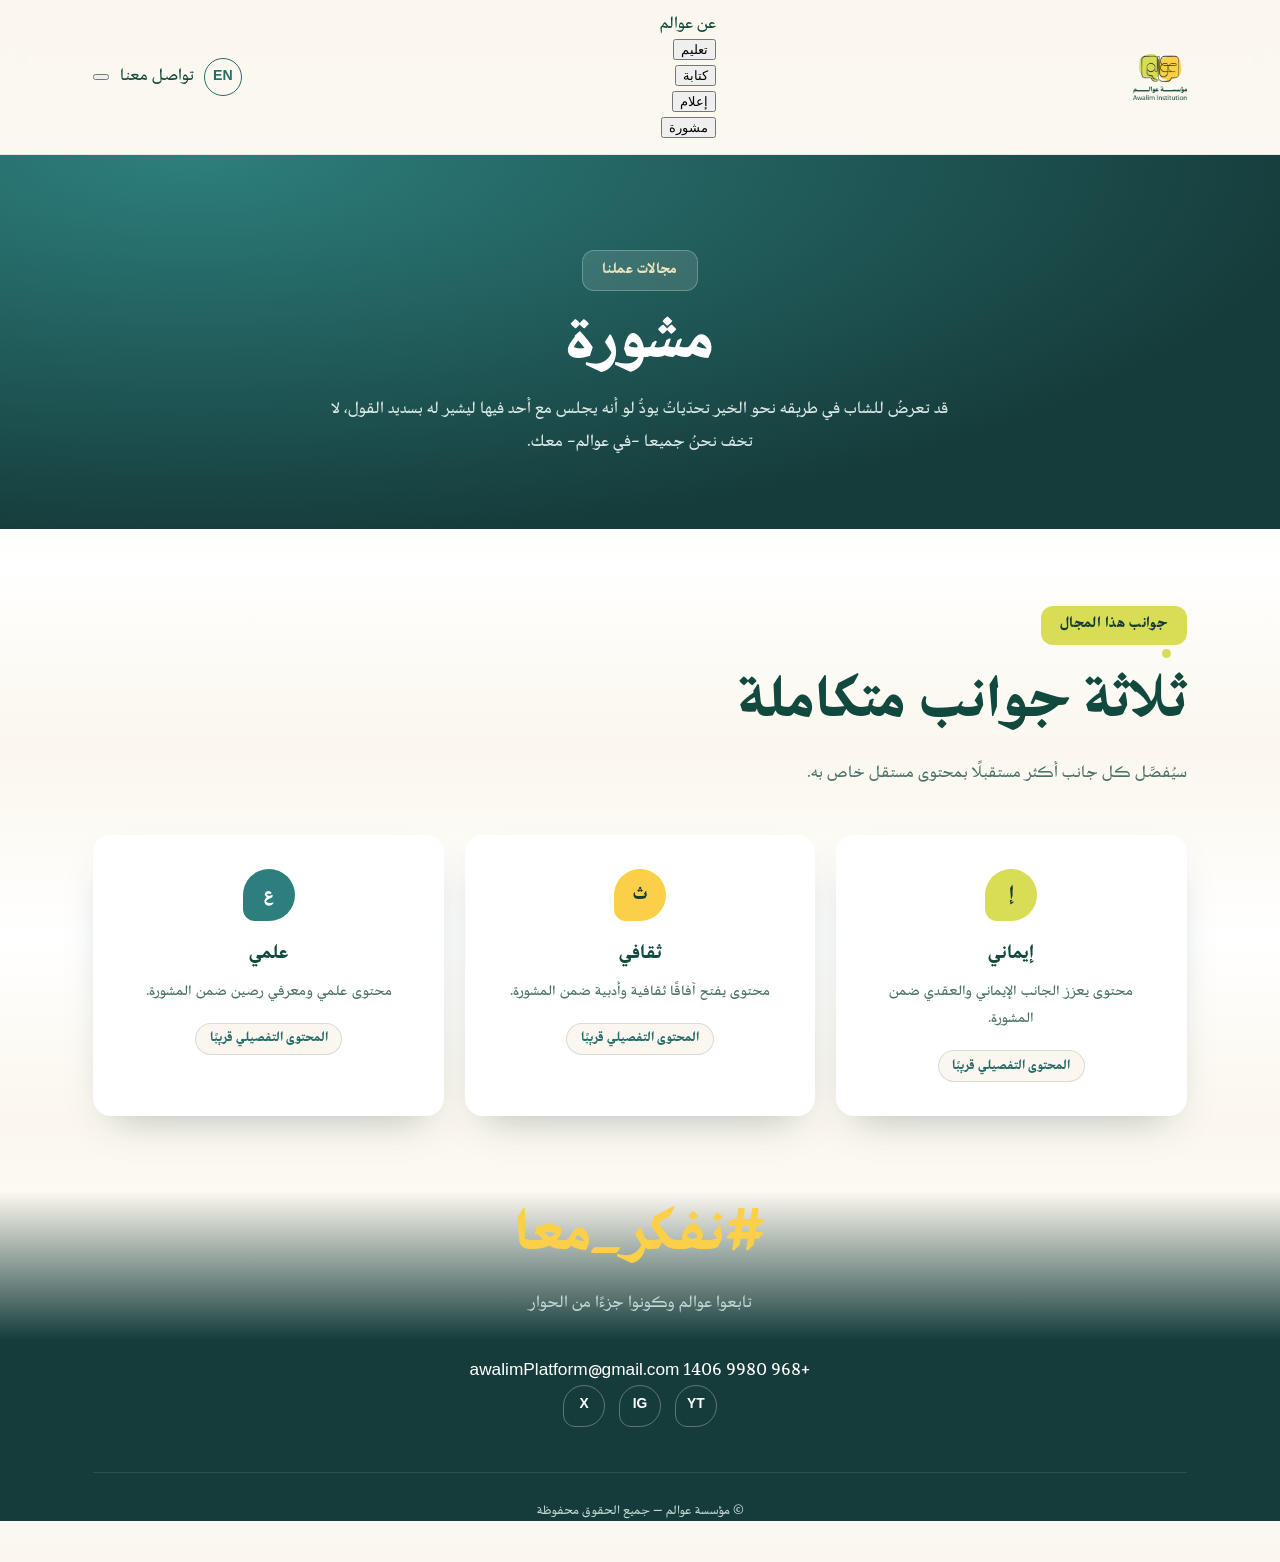
<file: consulting.html>
<!DOCTYPE html>
<html lang="ar" dir="rtl" data-lang="ar">
<head>
<meta charset="UTF-8">
<meta name="viewport" content="width=device-width, initial-scale=1.0">
<title>مشورة · Consulting — عوالم · Awalim</title>
<link rel="icon" type="image/png" sizes="32x32" href="assets/logo/favicon/favicon-32.png">
<link rel="icon" type="image/png" sizes="192x192" href="assets/logo/favicon/favicon-192.png">
<link rel="apple-touch-icon" href="assets/logo/favicon/apple-touch-icon.png">
<link rel="stylesheet" href="assets/fonts/manchette/manchette-fonts.css">
<link rel="stylesheet" href="css/tokens.css">
<link rel="stylesheet" href="css/base.css">
<link rel="stylesheet" href="css/components.css">
<link rel="stylesheet" href="css/field.css">
</head>
<body>

<header class="nav">
  <div class="wrap">
    <div class="logo">
      <a href="index.html">
        <img class="logo-mark" src="assets/logo/awalim-logo-full.png" alt="مؤسسة عوالم · Awalim Institution">
      </a>
    </div>
    <nav class="nav-links">
      <div class="nav-item">
        <a class="nav-plain-link" href="index.html#about">
          <span class="t-ar">عن عوالم</span><span class="t-en">About</span>
        </a>
      </div>
      <div class="nav-item">
        <button class="nav-trigger" data-menu="education" aria-expanded="false">
          <span class="t-ar">تعليم</span><span class="t-en">Education</span>
          <span class="chevron" aria-hidden="true"></span>
        </button>
      </div>
      <div class="nav-item">
        <button class="nav-trigger" data-menu="writing" aria-expanded="false">
          <span class="t-ar">كتابة</span><span class="t-en">Writing</span>
          <span class="chevron" aria-hidden="true"></span>
        </button>
      </div>
      <div class="nav-item">
        <button class="nav-trigger" data-menu="media" aria-expanded="false">
          <span class="t-ar">إعلام</span><span class="t-en">Media</span>
          <span class="chevron" aria-hidden="true"></span>
        </button>
      </div>
      <div class="nav-item">
        <button class="nav-trigger" data-menu="consulting" aria-expanded="false">
          <span class="t-ar">مشورة</span><span class="t-en">Consulting</span>
          <span class="chevron" aria-hidden="true"></span>
        </button>
      </div>
    </nav>
    <div class="nav-actions">
      <button class="lang-toggle" id="langToggle" aria-label="Switch language">
        <span class="t-ar">EN</span><span class="t-en">AR</span>
      </button>
      <a class="nav-cta bubble" href="index.html#footer">
        <span class="t-ar">تواصل معنا</span><span class="t-en">Contact</span>
      </a>
      <button class="nav-burger" aria-label="Menu"><span></span><span></span><span></span></button>
    </div>
  </div>

  <div class="mega-menu" id="menu-education" hidden>
    <div class="wrap mega-tree">
      <a class="mega-root bubble" href="education.html"><span class="t-ar">تعليم</span><span class="t-en">Education</span></a>
      <div class="mega-trunk"></div>
      <div class="mega-branches">
        <a class="mega-branch" href="education.html#faith"><span class="t-ar">إيماني</span><span class="t-en">Faith</span></a>
        <a class="mega-branch" href="education.html#cultural"><span class="t-ar">ثقافي</span><span class="t-en">Cultural</span></a>
        <a class="mega-branch" href="education.html#scientific"><span class="t-ar">علمي</span><span class="t-en">Scientific</span></a>
      </div>
    </div>
  </div>

  <div class="mega-menu" id="menu-writing" hidden>
    <div class="wrap mega-tree">
      <a class="mega-root bubble" href="writing.html"><span class="t-ar">كتابة</span><span class="t-en">Writing</span></a>
      <div class="mega-trunk"></div>
      <div class="mega-branches">
        <a class="mega-branch" href="writing.html#faith"><span class="t-ar">إيماني</span><span class="t-en">Faith</span></a>
        <a class="mega-branch" href="writing.html#cultural"><span class="t-ar">ثقافي</span><span class="t-en">Cultural</span></a>
        <a class="mega-branch" href="writing.html#scientific"><span class="t-ar">علمي</span><span class="t-en">Scientific</span></a>
      </div>
    </div>
  </div>

  <div class="mega-menu" id="menu-media" hidden>
    <div class="wrap mega-tree">
      <a class="mega-root bubble" href="media.html"><span class="t-ar">إعلام</span><span class="t-en">Media</span></a>
      <div class="mega-trunk"></div>
      <div class="mega-branches">
        <a class="mega-branch" href="media.html#faith"><span class="t-ar">إيماني</span><span class="t-en">Faith</span></a>
        <a class="mega-branch" href="media.html#cultural"><span class="t-ar">ثقافي</span><span class="t-en">Cultural</span></a>
        <a class="mega-branch" href="media.html#scientific"><span class="t-ar">علمي</span><span class="t-en">Scientific</span></a>
      </div>
    </div>
  </div>

  <div class="mega-menu" id="menu-consulting" hidden>
    <div class="wrap mega-tree">
      <a class="mega-root bubble" href="#top"><span class="t-ar">مشورة</span><span class="t-en">Consulting</span></a>
      <div class="mega-trunk"></div>
      <div class="mega-branches">
        <a class="mega-branch" href="#faith"><span class="t-ar">إيماني</span><span class="t-en">Faith</span></a>
        <a class="mega-branch" href="#cultural"><span class="t-ar">ثقافي</span><span class="t-en">Cultural</span></a>
        <a class="mega-branch" href="#scientific"><span class="t-ar">علمي</span><span class="t-en">Scientific</span></a>
      </div>
    </div>
  </div>
</header>

<section class="page-intro" id="top">
  <div class="wrap">
    <span class="eyebrow bubble hero-eyebrow">
      <span class="t-ar">مجالات عملنا</span><span class="t-en">Our Fields of Work</span>
    </span>
    <h1 class="display">
      <span class="t-ar">مشورة</span><span class="t-en">Consulting</span>
    </h1>
    <p>
      <span class="t-ar">قد تعرضُ للشاب في طريقه نحو الخير تحدّياتٌ يودُّ لو أنه يجلس مع أحد فيها ليشير له بسديد القول، لا تخف نحنُ جميعا -في عوالم- معك.</span>
      <span class="t-en">A young person's path toward good may bring challenges they wish to sit and talk through with someone who can offer sound guidance — don't worry, all of us at Awalim are with you.</span>
    </p>
  </div>
</section>

<section class="field-categories">
  <div class="wrap">
    <div class="section-head">
      <span class="eyebrow bubble"><span class="t-ar">جوانب هذا المجال</span><span class="t-en">Dimensions of This Field</span></span>
      <h2 class="display"><span class="t-ar">ثلاثة جوانب متكاملة</span><span class="t-en">Three Complementary Dimensions</span></h2>
      <p><span class="t-ar">سيُفصَّل كل جانب أكثر مستقبلًا بمحتوى مستقل خاص به.</span><span class="t-en">Each dimension will be further detailed in the future with its own dedicated content.</span></p>
    </div>
    <div class="field-categories-grid">
      <div class="field-category-card" id="faith">
        <span class="badge">إ</span>
        <h3><span class="t-ar">إيماني</span><span class="t-en">Faith</span></h3>
        <p>
          <span class="t-ar">محتوى يعزز الجانب الإيماني والعقدي ضمن المشورة.</span>
          <span class="t-en">Content strengthening the faith and creedal dimension within Consulting.</span>
        </p>
        <span class="soon"><span class="t-ar">المحتوى التفصيلي قريبًا</span><span class="t-en">Detailed content coming soon</span></span>
      </div>
      <div class="field-category-card" id="cultural">
        <span class="badge">ث</span>
        <h3><span class="t-ar">ثقافي</span><span class="t-en">Cultural</span></h3>
        <p>
          <span class="t-ar">محتوى يفتح آفاقًا ثقافية وأدبية ضمن المشورة.</span>
          <span class="t-en">Content opening cultural and literary horizons within Consulting.</span>
        </p>
        <span class="soon"><span class="t-ar">المحتوى التفصيلي قريبًا</span><span class="t-en">Detailed content coming soon</span></span>
      </div>
      <div class="field-category-card" id="scientific">
        <span class="badge">ع</span>
        <h3><span class="t-ar">علمي</span><span class="t-en">Scientific</span></h3>
        <p>
          <span class="t-ar">محتوى علمي ومعرفي رصين ضمن المشورة.</span>
          <span class="t-en">Rigorous scientific and academic content within Consulting.</span>
        </p>
        <span class="soon"><span class="t-ar">المحتوى التفصيلي قريبًا</span><span class="t-en">Detailed content coming soon</span></span>
      </div>
    </div>
  </div>
</section>

<footer class="footer-cta" id="footer">
  <div class="wrap">
    <p class="tag">#نفكر_معا</p>
    <p><span class="t-ar">تابعوا عوالم وكونوا جزءًا من الحوار</span><span class="t-en">Follow Awalim and be part of the conversation</span></p>
    <div class="footer-contact">
      <a href="tel:+96899801406">+968 9980 1406</a>
      <a href="mailto:awalimPlatform@gmail.com">awalimPlatform@gmail.com</a>
    </div>
    <div class="footer-social">
      <a href="https://youtube.com/@awalim3227" target="_blank" rel="noopener noreferrer" aria-label="YouTube">YT</a>
      <a href="https://www.instagram.com/_awalim" target="_blank" rel="noopener noreferrer" aria-label="Instagram">IG</a>
      <a href="https://x.com/_awalim" target="_blank" rel="noopener noreferrer" aria-label="X">X</a>
    </div>
    <p class="footer-fine">
      <span class="t-ar">© مؤسسة عوالم — جميع الحقوق محفوظة</span>
      <span class="t-en">© Institution Awalim — All rights reserved</span>
    </p>
  </div>
</footer>

<script src="js/main.js" defer></script>

</body>
</html>
</file>
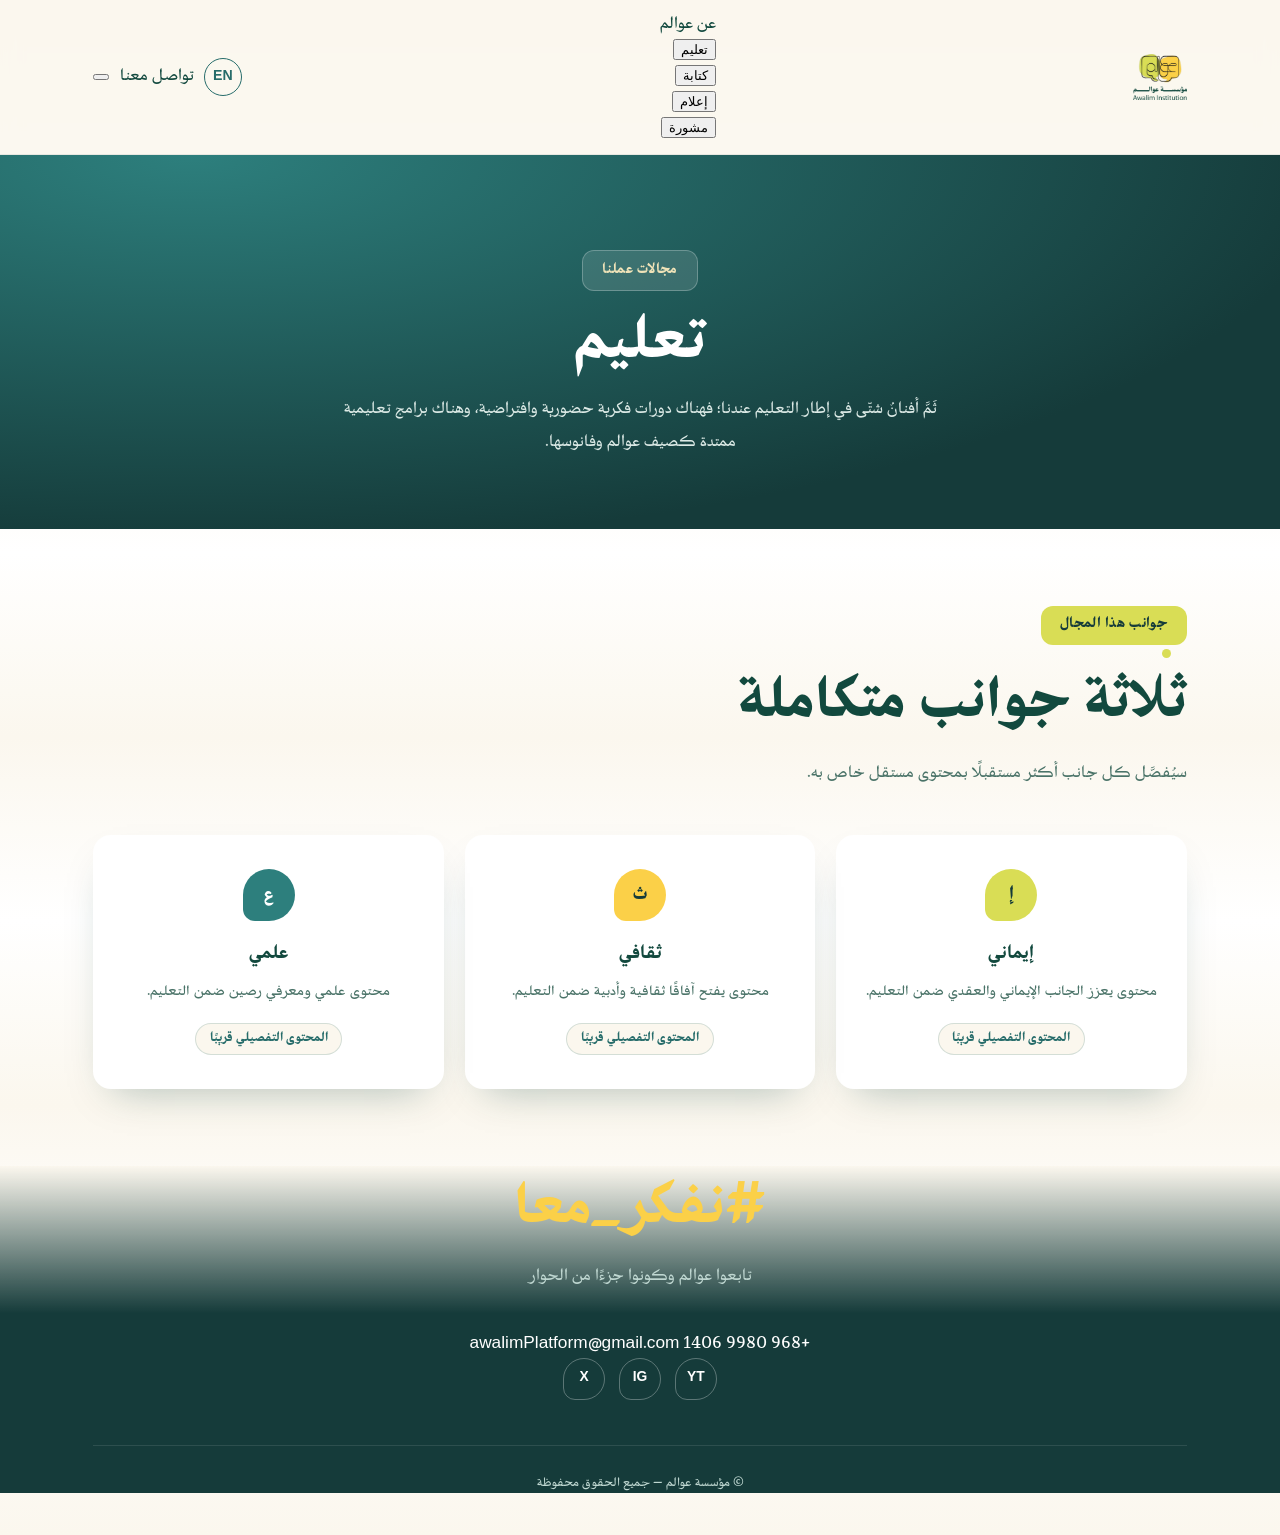
<file: education.html>
<!DOCTYPE html>
<html lang="ar" dir="rtl" data-lang="ar">
<head>
<meta charset="UTF-8">
<meta name="viewport" content="width=device-width, initial-scale=1.0">
<title>تعليم · Education — عوالم · Awalim</title>
<link rel="icon" type="image/png" sizes="32x32" href="assets/logo/favicon/favicon-32.png">
<link rel="icon" type="image/png" sizes="192x192" href="assets/logo/favicon/favicon-192.png">
<link rel="apple-touch-icon" href="assets/logo/favicon/apple-touch-icon.png">
<link rel="stylesheet" href="assets/fonts/manchette/manchette-fonts.css">
<link rel="stylesheet" href="css/tokens.css">
<link rel="stylesheet" href="css/base.css">
<link rel="stylesheet" href="css/components.css">
<link rel="stylesheet" href="css/field.css">
</head>
<body>

<header class="nav">
  <div class="wrap">
    <div class="logo">
      <a href="index.html">
        <img class="logo-mark" src="assets/logo/awalim-logo-full.png" alt="مؤسسة عوالم · Awalim Institution">
      </a>
    </div>
    <nav class="nav-links">
      <div class="nav-item">
        <a class="nav-plain-link" href="index.html#about">
          <span class="t-ar">عن عوالم</span><span class="t-en">About</span>
        </a>
      </div>
      <div class="nav-item">
        <button class="nav-trigger" data-menu="education" aria-expanded="false">
          <span class="t-ar">تعليم</span><span class="t-en">Education</span>
          <span class="chevron" aria-hidden="true"></span>
        </button>
      </div>
      <div class="nav-item">
        <button class="nav-trigger" data-menu="writing" aria-expanded="false">
          <span class="t-ar">كتابة</span><span class="t-en">Writing</span>
          <span class="chevron" aria-hidden="true"></span>
        </button>
      </div>
      <div class="nav-item">
        <button class="nav-trigger" data-menu="media" aria-expanded="false">
          <span class="t-ar">إعلام</span><span class="t-en">Media</span>
          <span class="chevron" aria-hidden="true"></span>
        </button>
      </div>
      <div class="nav-item">
        <button class="nav-trigger" data-menu="consulting" aria-expanded="false">
          <span class="t-ar">مشورة</span><span class="t-en">Consulting</span>
          <span class="chevron" aria-hidden="true"></span>
        </button>
      </div>
    </nav>
    <div class="nav-actions">
      <button class="lang-toggle" id="langToggle" aria-label="Switch language">
        <span class="t-ar">EN</span><span class="t-en">AR</span>
      </button>
      <a class="nav-cta bubble" href="index.html#footer">
        <span class="t-ar">تواصل معنا</span><span class="t-en">Contact</span>
      </a>
      <button class="nav-burger" aria-label="Menu"><span></span><span></span><span></span></button>
    </div>
  </div>

  <div class="mega-menu" id="menu-education" hidden>
    <div class="wrap mega-tree">
      <a class="mega-root bubble" href="#top"><span class="t-ar">تعليم</span><span class="t-en">Education</span></a>
      <div class="mega-trunk"></div>
      <div class="mega-branches">
        <a class="mega-branch" href="#faith"><span class="t-ar">إيماني</span><span class="t-en">Faith</span></a>
        <a class="mega-branch" href="#cultural"><span class="t-ar">ثقافي</span><span class="t-en">Cultural</span></a>
        <a class="mega-branch" href="#scientific"><span class="t-ar">علمي</span><span class="t-en">Scientific</span></a>
      </div>
    </div>
  </div>

  <div class="mega-menu" id="menu-writing" hidden>
    <div class="wrap mega-tree">
      <a class="mega-root bubble" href="writing.html"><span class="t-ar">كتابة</span><span class="t-en">Writing</span></a>
      <div class="mega-trunk"></div>
      <div class="mega-branches">
        <a class="mega-branch" href="writing.html#faith"><span class="t-ar">إيماني</span><span class="t-en">Faith</span></a>
        <a class="mega-branch" href="writing.html#cultural"><span class="t-ar">ثقافي</span><span class="t-en">Cultural</span></a>
        <a class="mega-branch" href="writing.html#scientific"><span class="t-ar">علمي</span><span class="t-en">Scientific</span></a>
      </div>
    </div>
  </div>

  <div class="mega-menu" id="menu-media" hidden>
    <div class="wrap mega-tree">
      <a class="mega-root bubble" href="media.html"><span class="t-ar">إعلام</span><span class="t-en">Media</span></a>
      <div class="mega-trunk"></div>
      <div class="mega-branches">
        <a class="mega-branch" href="media.html#faith"><span class="t-ar">إيماني</span><span class="t-en">Faith</span></a>
        <a class="mega-branch" href="media.html#cultural"><span class="t-ar">ثقافي</span><span class="t-en">Cultural</span></a>
        <a class="mega-branch" href="media.html#scientific"><span class="t-ar">علمي</span><span class="t-en">Scientific</span></a>
      </div>
    </div>
  </div>

  <div class="mega-menu" id="menu-consulting" hidden>
    <div class="wrap mega-tree">
      <a class="mega-root bubble" href="consulting.html"><span class="t-ar">مشورة</span><span class="t-en">Consulting</span></a>
      <div class="mega-trunk"></div>
      <div class="mega-branches">
        <a class="mega-branch" href="consulting.html#faith"><span class="t-ar">إيماني</span><span class="t-en">Faith</span></a>
        <a class="mega-branch" href="consulting.html#cultural"><span class="t-ar">ثقافي</span><span class="t-en">Cultural</span></a>
        <a class="mega-branch" href="consulting.html#scientific"><span class="t-ar">علمي</span><span class="t-en">Scientific</span></a>
      </div>
    </div>
  </div>
</header>

<section class="page-intro" id="top">
  <div class="wrap">
    <span class="eyebrow bubble hero-eyebrow">
      <span class="t-ar">مجالات عملنا</span><span class="t-en">Our Fields of Work</span>
    </span>
    <h1 class="display">
      <span class="t-ar">تعليم</span><span class="t-en">Education</span>
    </h1>
    <p>
      <span class="t-ar">ثَمَّ أفنانٌ شتّى في إطار التعليم عندنا؛ فهناك دورات فكرية حضورية وافتراضية، وهناك برامج تعليمية ممتدة كصيف عوالم وفانوسها.</span>
      <span class="t-en">Our education takes many forms — in-person and virtual intellectual courses, plus extended programs like Awalim Summer and Fanoosha.</span>
    </p>
  </div>
</section>

<section class="field-categories">
  <div class="wrap">
    <div class="section-head">
      <span class="eyebrow bubble"><span class="t-ar">جوانب هذا المجال</span><span class="t-en">Dimensions of This Field</span></span>
      <h2 class="display"><span class="t-ar">ثلاثة جوانب متكاملة</span><span class="t-en">Three Complementary Dimensions</span></h2>
      <p><span class="t-ar">سيُفصَّل كل جانب أكثر مستقبلًا بمحتوى مستقل خاص به.</span><span class="t-en">Each dimension will be further detailed in the future with its own dedicated content.</span></p>
    </div>
    <div class="field-categories-grid">
      <div class="field-category-card" id="faith">
        <span class="badge">إ</span>
        <h3><span class="t-ar">إيماني</span><span class="t-en">Faith</span></h3>
        <p>
          <span class="t-ar">محتوى يعزز الجانب الإيماني والعقدي ضمن التعليم.</span>
          <span class="t-en">Content strengthening the faith and creedal dimension within Education.</span>
        </p>
        <span class="soon"><span class="t-ar">المحتوى التفصيلي قريبًا</span><span class="t-en">Detailed content coming soon</span></span>
      </div>
      <div class="field-category-card" id="cultural">
        <span class="badge">ث</span>
        <h3><span class="t-ar">ثقافي</span><span class="t-en">Cultural</span></h3>
        <p>
          <span class="t-ar">محتوى يفتح آفاقًا ثقافية وأدبية ضمن التعليم.</span>
          <span class="t-en">Content opening cultural and literary horizons within Education.</span>
        </p>
        <span class="soon"><span class="t-ar">المحتوى التفصيلي قريبًا</span><span class="t-en">Detailed content coming soon</span></span>
      </div>
      <div class="field-category-card" id="scientific">
        <span class="badge">ع</span>
        <h3><span class="t-ar">علمي</span><span class="t-en">Scientific</span></h3>
        <p>
          <span class="t-ar">محتوى علمي ومعرفي رصين ضمن التعليم.</span>
          <span class="t-en">Rigorous scientific and academic content within Education.</span>
        </p>
        <span class="soon"><span class="t-ar">المحتوى التفصيلي قريبًا</span><span class="t-en">Detailed content coming soon</span></span>
      </div>
    </div>
  </div>
</section>

<footer class="footer-cta" id="footer">
  <div class="wrap">
    <p class="tag">#نفكر_معا</p>
    <p><span class="t-ar">تابعوا عوالم وكونوا جزءًا من الحوار</span><span class="t-en">Follow Awalim and be part of the conversation</span></p>
    <div class="footer-contact">
      <a href="tel:+96899801406">+968 9980 1406</a>
      <a href="mailto:awalimPlatform@gmail.com">awalimPlatform@gmail.com</a>
    </div>
    <div class="footer-social">
      <a href="https://youtube.com/@awalim3227" target="_blank" rel="noopener noreferrer" aria-label="YouTube">YT</a>
      <a href="https://www.instagram.com/_awalim" target="_blank" rel="noopener noreferrer" aria-label="Instagram">IG</a>
      <a href="https://x.com/_awalim" target="_blank" rel="noopener noreferrer" aria-label="X">X</a>
    </div>
    <p class="footer-fine">
      <span class="t-ar">© مؤسسة عوالم — جميع الحقوق محفوظة</span>
      <span class="t-en">© Institution Awalim — All rights reserved</span>
    </p>
  </div>
</footer>

<script src="js/main.js" defer></script>

</body>
</html>
</file>
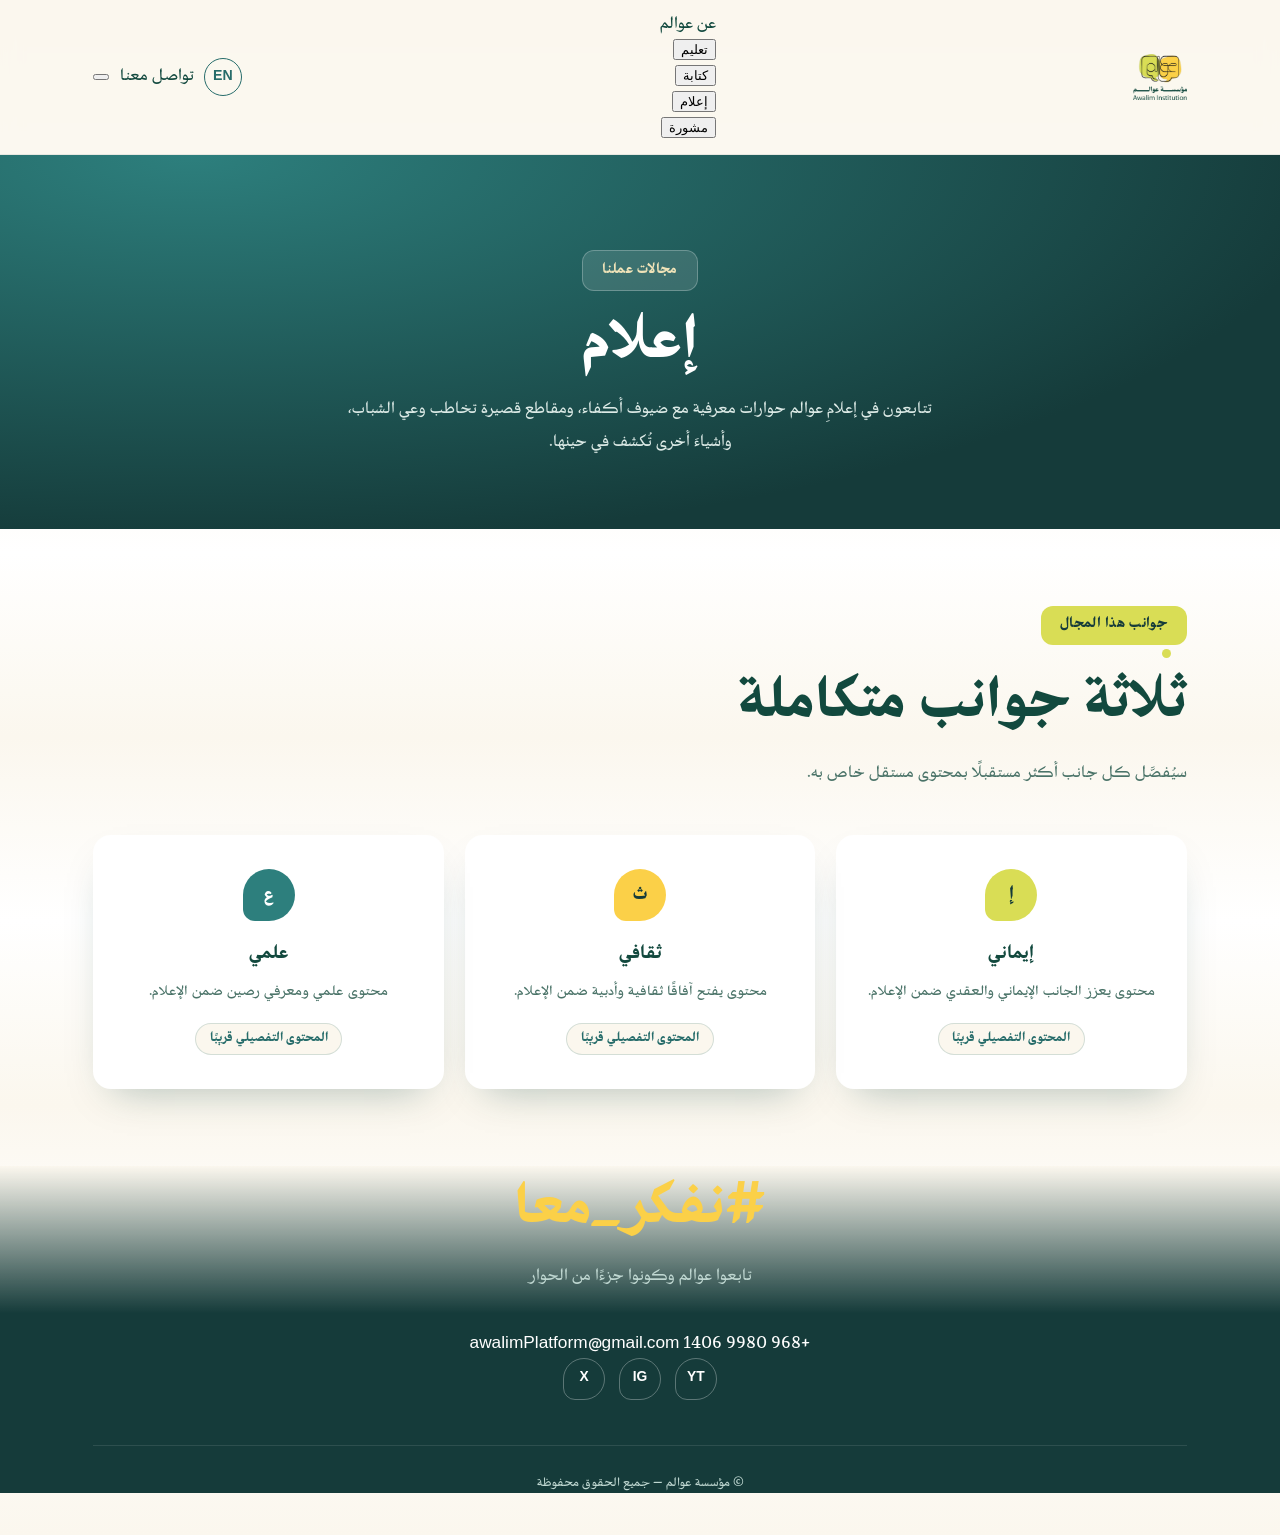
<file: media.html>
<!DOCTYPE html>
<html lang="ar" dir="rtl" data-lang="ar">
<head>
<meta charset="UTF-8">
<meta name="viewport" content="width=device-width, initial-scale=1.0">
<title>إعلام · Media — عوالم · Awalim</title>
<link rel="icon" type="image/png" sizes="32x32" href="assets/logo/favicon/favicon-32.png">
<link rel="icon" type="image/png" sizes="192x192" href="assets/logo/favicon/favicon-192.png">
<link rel="apple-touch-icon" href="assets/logo/favicon/apple-touch-icon.png">
<link rel="stylesheet" href="assets/fonts/manchette/manchette-fonts.css">
<link rel="stylesheet" href="css/tokens.css">
<link rel="stylesheet" href="css/base.css">
<link rel="stylesheet" href="css/components.css">
<link rel="stylesheet" href="css/field.css">
</head>
<body>

<header class="nav">
  <div class="wrap">
    <div class="logo">
      <a href="index.html">
        <img class="logo-mark" src="assets/logo/awalim-logo-full.png" alt="مؤسسة عوالم · Awalim Institution">
      </a>
    </div>
    <nav class="nav-links">
      <div class="nav-item">
        <a class="nav-plain-link" href="index.html#about">
          <span class="t-ar">عن عوالم</span><span class="t-en">About</span>
        </a>
      </div>
      <div class="nav-item">
        <button class="nav-trigger" data-menu="education" aria-expanded="false">
          <span class="t-ar">تعليم</span><span class="t-en">Education</span>
          <span class="chevron" aria-hidden="true"></span>
        </button>
      </div>
      <div class="nav-item">
        <button class="nav-trigger" data-menu="writing" aria-expanded="false">
          <span class="t-ar">كتابة</span><span class="t-en">Writing</span>
          <span class="chevron" aria-hidden="true"></span>
        </button>
      </div>
      <div class="nav-item">
        <button class="nav-trigger" data-menu="media" aria-expanded="false">
          <span class="t-ar">إعلام</span><span class="t-en">Media</span>
          <span class="chevron" aria-hidden="true"></span>
        </button>
      </div>
      <div class="nav-item">
        <button class="nav-trigger" data-menu="consulting" aria-expanded="false">
          <span class="t-ar">مشورة</span><span class="t-en">Consulting</span>
          <span class="chevron" aria-hidden="true"></span>
        </button>
      </div>
    </nav>
    <div class="nav-actions">
      <button class="lang-toggle" id="langToggle" aria-label="Switch language">
        <span class="t-ar">EN</span><span class="t-en">AR</span>
      </button>
      <a class="nav-cta bubble" href="index.html#footer">
        <span class="t-ar">تواصل معنا</span><span class="t-en">Contact</span>
      </a>
      <button class="nav-burger" aria-label="Menu"><span></span><span></span><span></span></button>
    </div>
  </div>

  <div class="mega-menu" id="menu-education" hidden>
    <div class="wrap mega-tree">
      <a class="mega-root bubble" href="education.html"><span class="t-ar">تعليم</span><span class="t-en">Education</span></a>
      <div class="mega-trunk"></div>
      <div class="mega-branches">
        <a class="mega-branch" href="education.html#faith"><span class="t-ar">إيماني</span><span class="t-en">Faith</span></a>
        <a class="mega-branch" href="education.html#cultural"><span class="t-ar">ثقافي</span><span class="t-en">Cultural</span></a>
        <a class="mega-branch" href="education.html#scientific"><span class="t-ar">علمي</span><span class="t-en">Scientific</span></a>
      </div>
    </div>
  </div>

  <div class="mega-menu" id="menu-writing" hidden>
    <div class="wrap mega-tree">
      <a class="mega-root bubble" href="writing.html"><span class="t-ar">كتابة</span><span class="t-en">Writing</span></a>
      <div class="mega-trunk"></div>
      <div class="mega-branches">
        <a class="mega-branch" href="writing.html#faith"><span class="t-ar">إيماني</span><span class="t-en">Faith</span></a>
        <a class="mega-branch" href="writing.html#cultural"><span class="t-ar">ثقافي</span><span class="t-en">Cultural</span></a>
        <a class="mega-branch" href="writing.html#scientific"><span class="t-ar">علمي</span><span class="t-en">Scientific</span></a>
      </div>
    </div>
  </div>

  <div class="mega-menu" id="menu-media" hidden>
    <div class="wrap mega-tree">
      <a class="mega-root bubble" href="#top"><span class="t-ar">إعلام</span><span class="t-en">Media</span></a>
      <div class="mega-trunk"></div>
      <div class="mega-branches">
        <a class="mega-branch" href="#faith"><span class="t-ar">إيماني</span><span class="t-en">Faith</span></a>
        <a class="mega-branch" href="#cultural"><span class="t-ar">ثقافي</span><span class="t-en">Cultural</span></a>
        <a class="mega-branch" href="#scientific"><span class="t-ar">علمي</span><span class="t-en">Scientific</span></a>
      </div>
    </div>
  </div>

  <div class="mega-menu" id="menu-consulting" hidden>
    <div class="wrap mega-tree">
      <a class="mega-root bubble" href="consulting.html"><span class="t-ar">مشورة</span><span class="t-en">Consulting</span></a>
      <div class="mega-trunk"></div>
      <div class="mega-branches">
        <a class="mega-branch" href="consulting.html#faith"><span class="t-ar">إيماني</span><span class="t-en">Faith</span></a>
        <a class="mega-branch" href="consulting.html#cultural"><span class="t-ar">ثقافي</span><span class="t-en">Cultural</span></a>
        <a class="mega-branch" href="consulting.html#scientific"><span class="t-ar">علمي</span><span class="t-en">Scientific</span></a>
      </div>
    </div>
  </div>
</header>

<section class="page-intro" id="top">
  <div class="wrap">
    <span class="eyebrow bubble hero-eyebrow">
      <span class="t-ar">مجالات عملنا</span><span class="t-en">Our Fields of Work</span>
    </span>
    <h1 class="display">
      <span class="t-ar">إعلام</span><span class="t-en">Media</span>
    </h1>
    <p>
      <span class="t-ar">تتابعون في إعلامِ عوالم حوارات معرفية مع ضيوف أكفاء، ومقاطع قصيرة تخاطب وعي الشباب، وأشياءَ أخرى تُكشف في حينها.</span>
      <span class="t-en">Follow Awalim's media for in-depth conversations with capable guests, short clips that speak to youth awareness, and other things revealed in time.</span>
    </p>
  </div>
</section>

<section class="field-categories">
  <div class="wrap">
    <div class="section-head">
      <span class="eyebrow bubble"><span class="t-ar">جوانب هذا المجال</span><span class="t-en">Dimensions of This Field</span></span>
      <h2 class="display"><span class="t-ar">ثلاثة جوانب متكاملة</span><span class="t-en">Three Complementary Dimensions</span></h2>
      <p><span class="t-ar">سيُفصَّل كل جانب أكثر مستقبلًا بمحتوى مستقل خاص به.</span><span class="t-en">Each dimension will be further detailed in the future with its own dedicated content.</span></p>
    </div>
    <div class="field-categories-grid">
      <div class="field-category-card" id="faith">
        <span class="badge">إ</span>
        <h3><span class="t-ar">إيماني</span><span class="t-en">Faith</span></h3>
        <p>
          <span class="t-ar">محتوى يعزز الجانب الإيماني والعقدي ضمن الإعلام.</span>
          <span class="t-en">Content strengthening the faith and creedal dimension within Media.</span>
        </p>
        <span class="soon"><span class="t-ar">المحتوى التفصيلي قريبًا</span><span class="t-en">Detailed content coming soon</span></span>
      </div>
      <div class="field-category-card" id="cultural">
        <span class="badge">ث</span>
        <h3><span class="t-ar">ثقافي</span><span class="t-en">Cultural</span></h3>
        <p>
          <span class="t-ar">محتوى يفتح آفاقًا ثقافية وأدبية ضمن الإعلام.</span>
          <span class="t-en">Content opening cultural and literary horizons within Media.</span>
        </p>
        <span class="soon"><span class="t-ar">المحتوى التفصيلي قريبًا</span><span class="t-en">Detailed content coming soon</span></span>
      </div>
      <div class="field-category-card" id="scientific">
        <span class="badge">ع</span>
        <h3><span class="t-ar">علمي</span><span class="t-en">Scientific</span></h3>
        <p>
          <span class="t-ar">محتوى علمي ومعرفي رصين ضمن الإعلام.</span>
          <span class="t-en">Rigorous scientific and academic content within Media.</span>
        </p>
        <span class="soon"><span class="t-ar">المحتوى التفصيلي قريبًا</span><span class="t-en">Detailed content coming soon</span></span>
      </div>
    </div>
  </div>
</section>

<footer class="footer-cta" id="footer">
  <div class="wrap">
    <p class="tag">#نفكر_معا</p>
    <p><span class="t-ar">تابعوا عوالم وكونوا جزءًا من الحوار</span><span class="t-en">Follow Awalim and be part of the conversation</span></p>
    <div class="footer-contact">
      <a href="tel:+96899801406">+968 9980 1406</a>
      <a href="mailto:awalimPlatform@gmail.com">awalimPlatform@gmail.com</a>
    </div>
    <div class="footer-social">
      <a href="https://youtube.com/@awalim3227" target="_blank" rel="noopener noreferrer" aria-label="YouTube">YT</a>
      <a href="https://www.instagram.com/_awalim" target="_blank" rel="noopener noreferrer" aria-label="Instagram">IG</a>
      <a href="https://x.com/_awalim" target="_blank" rel="noopener noreferrer" aria-label="X">X</a>
    </div>
    <p class="footer-fine">
      <span class="t-ar">© مؤسسة عوالم — جميع الحقوق محفوظة</span>
      <span class="t-en">© Institution Awalim — All rights reserved</span>
    </p>
  </div>
</footer>

<script src="js/main.js" defer></script>

</body>
</html>
</file>
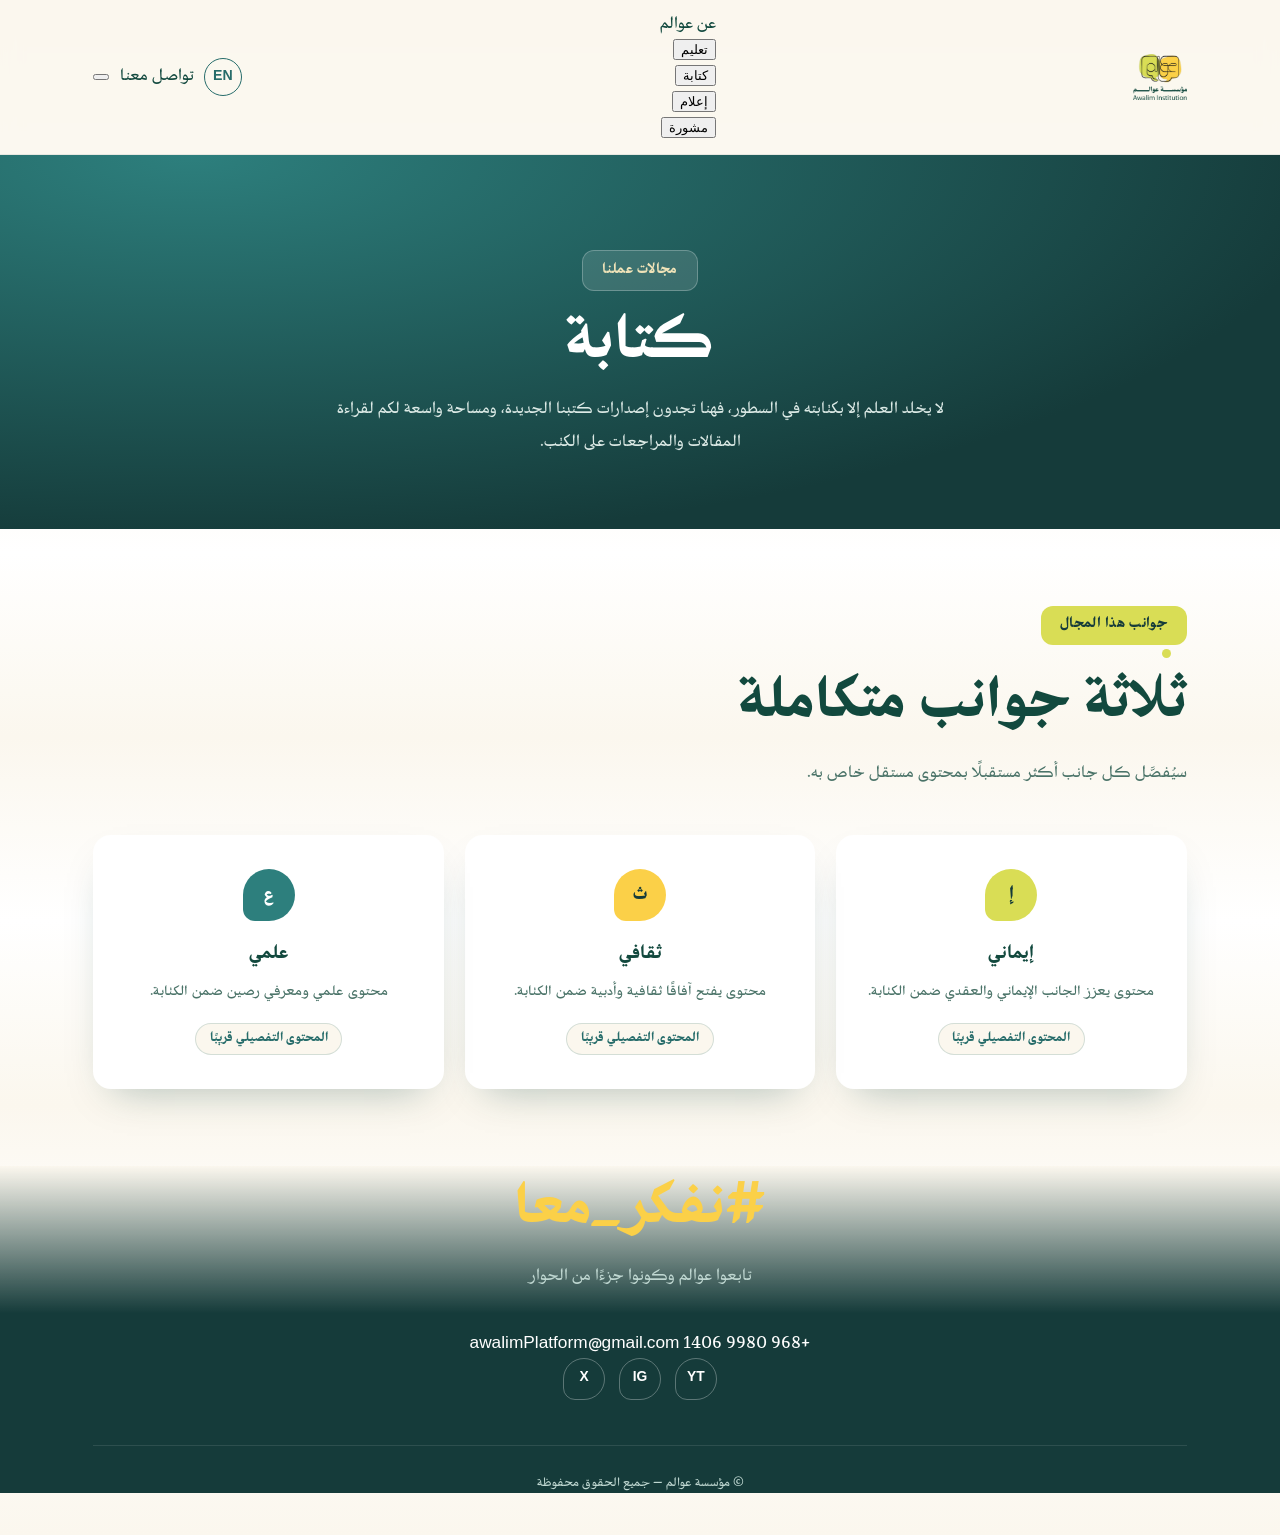
<file: writing.html>
<!DOCTYPE html>
<html lang="ar" dir="rtl" data-lang="ar">
<head>
<meta charset="UTF-8">
<meta name="viewport" content="width=device-width, initial-scale=1.0">
<title>كتابة · Writing — عوالم · Awalim</title>
<link rel="icon" type="image/png" sizes="32x32" href="assets/logo/favicon/favicon-32.png">
<link rel="icon" type="image/png" sizes="192x192" href="assets/logo/favicon/favicon-192.png">
<link rel="apple-touch-icon" href="assets/logo/favicon/apple-touch-icon.png">
<link rel="stylesheet" href="assets/fonts/manchette/manchette-fonts.css">
<link rel="stylesheet" href="css/tokens.css">
<link rel="stylesheet" href="css/base.css">
<link rel="stylesheet" href="css/components.css">
<link rel="stylesheet" href="css/field.css">
</head>
<body>

<header class="nav">
  <div class="wrap">
    <div class="logo">
      <a href="index.html">
        <img class="logo-mark" src="assets/logo/awalim-logo-full.png" alt="مؤسسة عوالم · Awalim Institution">
      </a>
    </div>
    <nav class="nav-links">
      <div class="nav-item">
        <a class="nav-plain-link" href="index.html#about">
          <span class="t-ar">عن عوالم</span><span class="t-en">About</span>
        </a>
      </div>
      <div class="nav-item">
        <button class="nav-trigger" data-menu="education" aria-expanded="false">
          <span class="t-ar">تعليم</span><span class="t-en">Education</span>
          <span class="chevron" aria-hidden="true"></span>
        </button>
      </div>
      <div class="nav-item">
        <button class="nav-trigger" data-menu="writing" aria-expanded="false">
          <span class="t-ar">كتابة</span><span class="t-en">Writing</span>
          <span class="chevron" aria-hidden="true"></span>
        </button>
      </div>
      <div class="nav-item">
        <button class="nav-trigger" data-menu="media" aria-expanded="false">
          <span class="t-ar">إعلام</span><span class="t-en">Media</span>
          <span class="chevron" aria-hidden="true"></span>
        </button>
      </div>
      <div class="nav-item">
        <button class="nav-trigger" data-menu="consulting" aria-expanded="false">
          <span class="t-ar">مشورة</span><span class="t-en">Consulting</span>
          <span class="chevron" aria-hidden="true"></span>
        </button>
      </div>
    </nav>
    <div class="nav-actions">
      <button class="lang-toggle" id="langToggle" aria-label="Switch language">
        <span class="t-ar">EN</span><span class="t-en">AR</span>
      </button>
      <a class="nav-cta bubble" href="index.html#footer">
        <span class="t-ar">تواصل معنا</span><span class="t-en">Contact</span>
      </a>
      <button class="nav-burger" aria-label="Menu"><span></span><span></span><span></span></button>
    </div>
  </div>

  <div class="mega-menu" id="menu-education" hidden>
    <div class="wrap mega-tree">
      <a class="mega-root bubble" href="education.html"><span class="t-ar">تعليم</span><span class="t-en">Education</span></a>
      <div class="mega-trunk"></div>
      <div class="mega-branches">
        <a class="mega-branch" href="education.html#faith"><span class="t-ar">إيماني</span><span class="t-en">Faith</span></a>
        <a class="mega-branch" href="education.html#cultural"><span class="t-ar">ثقافي</span><span class="t-en">Cultural</span></a>
        <a class="mega-branch" href="education.html#scientific"><span class="t-ar">علمي</span><span class="t-en">Scientific</span></a>
      </div>
    </div>
  </div>

  <div class="mega-menu" id="menu-writing" hidden>
    <div class="wrap mega-tree">
      <a class="mega-root bubble" href="#top"><span class="t-ar">كتابة</span><span class="t-en">Writing</span></a>
      <div class="mega-trunk"></div>
      <div class="mega-branches">
        <a class="mega-branch" href="#faith"><span class="t-ar">إيماني</span><span class="t-en">Faith</span></a>
        <a class="mega-branch" href="#cultural"><span class="t-ar">ثقافي</span><span class="t-en">Cultural</span></a>
        <a class="mega-branch" href="#scientific"><span class="t-ar">علمي</span><span class="t-en">Scientific</span></a>
      </div>
    </div>
  </div>

  <div class="mega-menu" id="menu-media" hidden>
    <div class="wrap mega-tree">
      <a class="mega-root bubble" href="media.html"><span class="t-ar">إعلام</span><span class="t-en">Media</span></a>
      <div class="mega-trunk"></div>
      <div class="mega-branches">
        <a class="mega-branch" href="media.html#faith"><span class="t-ar">إيماني</span><span class="t-en">Faith</span></a>
        <a class="mega-branch" href="media.html#cultural"><span class="t-ar">ثقافي</span><span class="t-en">Cultural</span></a>
        <a class="mega-branch" href="media.html#scientific"><span class="t-ar">علمي</span><span class="t-en">Scientific</span></a>
      </div>
    </div>
  </div>

  <div class="mega-menu" id="menu-consulting" hidden>
    <div class="wrap mega-tree">
      <a class="mega-root bubble" href="consulting.html"><span class="t-ar">مشورة</span><span class="t-en">Consulting</span></a>
      <div class="mega-trunk"></div>
      <div class="mega-branches">
        <a class="mega-branch" href="consulting.html#faith"><span class="t-ar">إيماني</span><span class="t-en">Faith</span></a>
        <a class="mega-branch" href="consulting.html#cultural"><span class="t-ar">ثقافي</span><span class="t-en">Cultural</span></a>
        <a class="mega-branch" href="consulting.html#scientific"><span class="t-ar">علمي</span><span class="t-en">Scientific</span></a>
      </div>
    </div>
  </div>
</header>

<section class="page-intro" id="top">
  <div class="wrap">
    <span class="eyebrow bubble hero-eyebrow">
      <span class="t-ar">مجالات عملنا</span><span class="t-en">Our Fields of Work</span>
    </span>
    <h1 class="display">
      <span class="t-ar">كتابة</span><span class="t-en">Writing</span>
    </h1>
    <p>
      <span class="t-ar">لا يخلد العلم إلا بكتابته في السطور، فهنا تجدون إصدارات كتبنا الجديدة، ومساحة واسعة لكم لقراءة المقالات والمراجعات على الكتب.</span>
      <span class="t-en">Knowledge only endures once written down — here you'll find our new book releases, and ample space to read articles and book reviews.</span>
    </p>
  </div>
</section>

<section class="field-categories">
  <div class="wrap">
    <div class="section-head">
      <span class="eyebrow bubble"><span class="t-ar">جوانب هذا المجال</span><span class="t-en">Dimensions of This Field</span></span>
      <h2 class="display"><span class="t-ar">ثلاثة جوانب متكاملة</span><span class="t-en">Three Complementary Dimensions</span></h2>
      <p><span class="t-ar">سيُفصَّل كل جانب أكثر مستقبلًا بمحتوى مستقل خاص به.</span><span class="t-en">Each dimension will be further detailed in the future with its own dedicated content.</span></p>
    </div>
    <div class="field-categories-grid">
      <div class="field-category-card" id="faith">
        <span class="badge">إ</span>
        <h3><span class="t-ar">إيماني</span><span class="t-en">Faith</span></h3>
        <p>
          <span class="t-ar">محتوى يعزز الجانب الإيماني والعقدي ضمن الكتابة.</span>
          <span class="t-en">Content strengthening the faith and creedal dimension within Writing.</span>
        </p>
        <span class="soon"><span class="t-ar">المحتوى التفصيلي قريبًا</span><span class="t-en">Detailed content coming soon</span></span>
      </div>
      <div class="field-category-card" id="cultural">
        <span class="badge">ث</span>
        <h3><span class="t-ar">ثقافي</span><span class="t-en">Cultural</span></h3>
        <p>
          <span class="t-ar">محتوى يفتح آفاقًا ثقافية وأدبية ضمن الكتابة.</span>
          <span class="t-en">Content opening cultural and literary horizons within Writing.</span>
        </p>
        <span class="soon"><span class="t-ar">المحتوى التفصيلي قريبًا</span><span class="t-en">Detailed content coming soon</span></span>
      </div>
      <div class="field-category-card" id="scientific">
        <span class="badge">ع</span>
        <h3><span class="t-ar">علمي</span><span class="t-en">Scientific</span></h3>
        <p>
          <span class="t-ar">محتوى علمي ومعرفي رصين ضمن الكتابة.</span>
          <span class="t-en">Rigorous scientific and academic content within Writing.</span>
        </p>
        <span class="soon"><span class="t-ar">المحتوى التفصيلي قريبًا</span><span class="t-en">Detailed content coming soon</span></span>
      </div>
    </div>
  </div>
</section>

<footer class="footer-cta" id="footer">
  <div class="wrap">
    <p class="tag">#نفكر_معا</p>
    <p><span class="t-ar">تابعوا عوالم وكونوا جزءًا من الحوار</span><span class="t-en">Follow Awalim and be part of the conversation</span></p>
    <div class="footer-contact">
      <a href="tel:+96899801406">+968 9980 1406</a>
      <a href="mailto:awalimPlatform@gmail.com">awalimPlatform@gmail.com</a>
    </div>
    <div class="footer-social">
      <a href="https://youtube.com/@awalim3227" target="_blank" rel="noopener noreferrer" aria-label="YouTube">YT</a>
      <a href="https://www.instagram.com/_awalim" target="_blank" rel="noopener noreferrer" aria-label="Instagram">IG</a>
      <a href="https://x.com/_awalim" target="_blank" rel="noopener noreferrer" aria-label="X">X</a>
    </div>
    <p class="footer-fine">
      <span class="t-ar">© مؤسسة عوالم — جميع الحقوق محفوظة</span>
      <span class="t-en">© Institution Awalim — All rights reserved</span>
    </p>
  </div>
</footer>

<script src="js/main.js" defer></script>

</body>
</html>
</file>
<file: assets/fonts/manchette/manchette-fonts.css>
/* Manchette — Awalim's official brand typeface (Arabic + Latin, single family) */

@font-face{
  font-family:'Manchette';
  src:url('Manchette-Thin.woff2') format('woff2');
  font-weight:100;
  font-style:normal;
  font-display:swap;
}
@font-face{
  font-family:'Manchette';
  src:url('Manchette-Regular.woff2') format('woff2');
  font-weight:400;
  font-style:normal;
  font-display:swap;
}
@font-face{
  font-family:'Manchette';
  src:url('Manchette-Bold.woff2') format('woff2');
  font-weight:700;
  font-style:normal;
  font-display:swap;
}
</file>
<file: css/tokens.css>
/* ============================================================
   tokens.css — Awalim design tokens (single source of truth)
   Colors extracted directly from the real logo file and the
   booklet cover — see DESIGN-SYSTEM.md for provenance & contrast checks.
   Do not hardcode hex values anywhere else — always var(--...).
   ============================================================ */

:root{
  /* Teal — primary brand color */
  --teal-900:#153B3A;
  --teal-700:#266C6A;
  --teal-600:#2D7F7D;

  /* Gold — accent / CTA */
  --gold-500:#FBD048;
  --gold-600:#FAC009;

  /* Sage — secondary accent */
  --sage-400:#D9DD55;
  --sage-600:#A9AD23;

  /* Cream — background */
  --cream-050:#FFFFFF;
  --cream-100:#FBF7EE;

  /* Ink — text */
  --ink-900:#12493E;
  --ink-700:#4A7368;
  --ink-400:#749288;

  /* Shape & motion */
  --radius-lg:24px;
  --radius-md:18px;
  --radius-sm:12px;
  --shadow-soft:0 18px 40px -20px rgba(10,59,54,.35);
  --ease:cubic-bezier(.22,.9,.35,1);
  --ease-pop:cubic-bezier(.2,1.3,.3,1);
}
</file>
<file: css/base.css>
/* ============================================================
   base.css — reset + base typography, shared by the whole page
   ============================================================ */

*{ box-sizing:border-box; }
html{ scroll-behavior:smooth; font-size:108%; }
html.font-md{ font-size:120%; }
html.font-lg{ font-size:134%; }
body{
  margin:0;
  background:linear-gradient(180deg,
    var(--cream-100) 0%, #fff 12%, var(--cream-100) 24%,
    #fff 36%, var(--cream-100) 48%, #fff 60%,
    var(--cream-100) 72%, #fff 84%, var(--cream-100) 100%);
  color:var(--ink-900);
  font-family:'Manchette', sans-serif;
  -webkit-font-smoothing:antialiased;
  overflow-x:hidden;
}
.display{ font-family:'Manchette', sans-serif; }

/* Bilingual visibility toggle — driven by html[data-lang] set in main.js */
html[data-lang="ar"] .t-en{ display:none; }
html[data-lang="en"] .t-ar{ display:none; }

img,svg{ display:block; max-width:100%; }
a{ color:inherit; text-decoration:none; }
ul{ margin:0; padding:0; list-style:none; }

section{ padding-block:clamp(3.5rem,7vw,6.5rem); }
.wrap{
  width:100%;
  max-width:1180px;
  margin-inline:auto;
  padding-inline:clamp(1.25rem,4vw,2.5rem);
}

/* ---------- Scroll-reveal utility (used throughout the one-page layout) ---------- */
.reveal{
  opacity:0;
  transform:translateY(52px) scale(.94);
  filter:blur(6px);
  transition:opacity .85s var(--ease-pop), transform .85s var(--ease-pop), filter .85s var(--ease-pop);
}
.reveal.in{
  opacity:1;
  transform:translateY(0) scale(1);
  filter:blur(0);
}
.reveal-stagger > *{
  opacity:0;
  transform:translateY(28px) scale(.97);
  filter:blur(4px);
  transition:opacity .6s var(--ease-pop), transform .6s var(--ease-pop), filter .6s var(--ease-pop);
}
.reveal-stagger.in > *{ opacity:1; transform:translateY(0) scale(1); filter:blur(0); }
.reveal-stagger.in > *:nth-child(1){ transition-delay:.05s; }
.reveal-stagger.in > *:nth-child(2){ transition-delay:.12s; }
.reveal-stagger.in > *:nth-child(3){ transition-delay:.19s; }
.reveal-stagger.in > *:nth-child(4){ transition-delay:.26s; }
.reveal-stagger.in > *:nth-child(5){ transition-delay:.33s; }
.reveal-stagger.in > *:nth-child(6){ transition-delay:.40s; }
.reveal-stagger.in > *:nth-child(7){ transition-delay:.47s; }
.reveal-stagger.in > *:nth-child(8){ transition-delay:.54s; }
.reveal-stagger.in > *:nth-child(9){ transition-delay:.61s; }

@media (prefers-reduced-motion:reduce){
  *{ animation:none !important; transition:none !important; }
  .reveal, .reveal-stagger > *{ opacity:1 !important; transform:none !important; filter:none !important; }
}
</file>
<file: css/components.css>
/* ============================================================
   components.css — shared UI pieces for the one-page site
   ============================================================ */

/* ---------- Speech-bubble signature device ---------- */
.bubble{
  position:relative;
  border-radius:var(--radius-lg) var(--radius-lg) var(--radius-lg) var(--radius-sm);
}
.bubble::after{
  content:"";
  position:absolute;
  inset-inline-start:16px;
  bottom:-13px;
  width:9px; height:9px;
  background:inherit;
  border-radius:50%;
}
.eyebrow{
  display:inline-flex;
  align-items:center;
  gap:.5rem;
  padding:.45rem 1.1rem .55rem;
  font-size:.85rem;
  font-weight:700;
  letter-spacing:.02em;
  border-radius:var(--radius-sm);
}

/* ---------- Scroll progress bar ---------- */
.scroll-progress{
  position:fixed; top:0; inset-inline:0; height:3px;
  background:var(--gold-500);
  width:0%;
  z-index:80;
  transition:width .1s linear;
}

/* ---------- Minimal header (logo + lang + settings only — no nav links) ---------- */
.nav{
  position:sticky; top:0; z-index:50;
  background:rgba(251,247,238,.86);
  backdrop-filter:blur(10px);
  border-bottom:1px solid rgba(10,59,54,.08);
}
.nav .wrap{
  display:flex; align-items:center; justify-content:space-between;
  padding-block:.7rem;
}
.logo{ display:flex; align-items:center; }
.logo-mark{ height:46px; width:auto; }
.nav-actions{ display:flex; align-items:center; gap:.6rem; }
.lang-toggle, .settings-toggle{
  font-family:inherit; cursor:pointer;
  border:1.5px solid var(--teal-700); background:transparent;
  color:var(--teal-700); font-weight:700; font-size:.82rem;
  width:38px; height:38px; border-radius:50%;
  display:flex; align-items:center; justify-content:center;
  transition:background .2s var(--ease), color .2s var(--ease), transform .2s var(--ease);
}
.lang-toggle:hover, .settings-toggle:hover{ background:var(--teal-700); color:#fff; }
.settings-toggle svg{ width:18px; height:18px; }
.settings-toggle.spin svg{ transform:rotate(45deg); }

/* ---------- Buttons ---------- */
.btn{
  display:inline-flex; align-items:center; gap:.5rem;
  padding:.9rem 1.7rem; font-weight:700; font-size:.95rem;
  transition:transform .2s var(--ease), background .2s var(--ease), color .2s var(--ease);
}
.btn:hover{ transform:translateY(-2px); }
.btn-solid{ background:var(--gold-500); color:var(--teal-900); }
.btn-solid:hover{ background:#fff; }
.btn-ghost{ border:1.5px solid rgba(255,255,255,.55); color:#fff; }
.btn-ghost:hover{ background:rgba(255,255,255,.12); }

/* ---------- Section head (shared) ---------- */
.section-head{ max-width:640px; }
.section-head .eyebrow{ background:var(--sage-400); color:var(--teal-900); }
.section-head h2{ font-size:clamp(2.2rem,4.6vw,3.6rem); margin:.9rem 0 .6rem; font-weight:700; }
.section-head p{ color:var(--ink-700); line-height:1.8; margin:0; }

/* ---------- Footer ---------- */
.footer-cta{
  background:
    linear-gradient(to bottom, var(--cream-100) 0%, transparent 45%),
    var(--teal-900);
  color:#fff; position:relative;
  text-align:center;
}
.footer-cta .tag{
  font-family:'Manchette', sans-serif;
  font-size:clamp(2.1rem,5vw,3.4rem); color:var(--gold-500); font-weight:700; margin:0 0 .6rem;
}
.footer-cta p{ color:#BFD7D1; margin:0 0 2.4rem; }
.footer-social{ display:flex; justify-content:center; gap:.8rem; margin-bottom:2.6rem; }
.footer-social a{
  width:42px; height:42px; border-radius:50% 50% 50% var(--radius-sm);
  border:1.5px solid rgba(255,255,255,.3);
  display:flex; align-items:center; justify-content:center; font-size:.8rem; font-weight:700;
  transition:background .2s var(--ease), border-color .2s var(--ease);
}
.footer-social a:hover{ background:var(--gold-500); color:var(--teal-900); border-color:var(--gold-500); }
.footer-fine{ font-size:.78rem; color:#7FA097; border-top:1px solid rgba(255,255,255,.1); padding-top:1.6rem; }

/* ---------- Settings / Editor panel ---------- */
.editor-panel{
  position:fixed; top:0; bottom:0; inset-inline-start:0;
  width:min(320px, 84vw);
  background:#fff;
  box-shadow:0 0 40px rgba(10,59,54,.25);
  z-index:90;
  padding:1.6rem 1.4rem;
  overflow-y:auto;
  transform:translateX(-100%);
  transition:transform .3s var(--ease);
}
[dir="rtl"] .editor-panel{ transform:translateX(100%); }
.editor-panel.open{ transform:translateX(0); }
.editor-panel h3{ font-size:1.05rem; margin:0 0 .3rem; }
.editor-panel .sub{ font-size:.8rem; color:var(--ink-700); line-height:1.7; margin:0 0 1.4rem; }
.editor-row{
  display:flex; align-items:center; justify-content:space-between;
  padding-block:.8rem; border-top:1px solid rgba(10,59,54,.08);
}
.editor-row:last-of-type{ border-bottom:1px solid rgba(10,59,54,.08); }
.editor-row span{ font-size:.88rem; font-weight:600; }
.font-size-control{ display:flex; gap:.4rem; }
.font-size-control button{
  width:32px; height:32px; border-radius:50%; border:1.5px solid rgba(38,108,106,.3);
  background:#fff; color:var(--teal-700); font-family:inherit; font-weight:700; cursor:pointer;
}
.font-size-control button:nth-child(1){ font-size:.7rem; }
.font-size-control button:nth-child(2){ font-size:.9rem; }
.font-size-control button:nth-child(3){ font-size:1.1rem; }
.font-size-control button.active{ background:var(--teal-700); color:#fff; border-color:var(--teal-700); }
.editor-switch{
  width:42px; height:24px; border-radius:999px; background:#DCE4E1;
  position:relative; cursor:pointer; border:none; flex-shrink:0;
}
.editor-switch::after{
  content:""; position:absolute; top:3px; inset-inline-start:3px;
  width:18px; height:18px; border-radius:50%; background:#fff;
  transition:inset-inline-start .2s var(--ease);
  box-shadow:0 1px 3px rgba(0,0,0,.3);
}
.editor-switch.on{ background:var(--teal-700); }
.editor-switch.on::after{ inset-inline-start:21px; }
.editor-btn{
  width:100%; margin-top:1.2rem; padding:.75rem; border:none;
  background:var(--gold-500); color:var(--teal-900); font-weight:700;
  border-radius:var(--radius-sm); cursor:pointer; font-family:inherit; font-size:.88rem;
}
.editor-btn.secondary{ background:var(--cream-100); border:1px solid rgba(38,108,106,.25); }
.editor-btn:hover{ filter:brightness(1.05); }
.section-type-picker{ display:flex; flex-direction:column; gap:.5rem; margin-top:.6rem; }
.section-type-picker button{
  font-family:inherit; text-align:start; cursor:pointer;
  border:1.5px dashed var(--teal-600); background:var(--cream-100);
  color:var(--teal-900); font-weight:600; font-size:.85rem;
  padding:.7rem .9rem; border-radius:var(--radius-sm);
}
.section-type-picker button:hover{ background:rgba(38,108,106,.1); }
.editor-backdrop{
  position:fixed; inset:0; background:rgba(10,30,28,.35); z-index:85;
  opacity:0; pointer-events:none; transition:opacity .3s var(--ease);
}
.editor-backdrop.open{ opacity:1; pointer-events:auto; }

/* Edit-mode affordances applied to the page itself */
body.edit-mode [data-editable="text"]{
  outline:1.5px dashed rgba(38,108,106,.4); outline-offset:3px; cursor:text; border-radius:4px;
}
body.edit-mode [data-editable="text"]:focus{ outline-color:var(--gold-600); background:rgba(251,208,72,.08); }
body.edit-mode [data-editable="image"]{ cursor:pointer; position:relative; }
body.edit-mode [data-editable="image"]::after{
  content:"📷 تغيير الصورة"; position:absolute; inset:0;
  display:flex; align-items:center; justify-content:center;
  background:rgba(10,30,28,.55); color:#fff; font-size:.8rem; font-weight:700;
  opacity:0; transition:opacity .2s var(--ease);
}
html[data-lang="en"] body.edit-mode [data-editable="image"]::after{ content:"📷 Change image"; }
body.edit-mode [data-editable="image"]:hover::after{ opacity:1; }

/* Add/remove item controls (edit mode only) */
.item-remove-btn{
  position:absolute; top:-9px; inset-inline-end:-9px; z-index:5;
  width:24px; height:24px; border-radius:50%; border:2px solid #fff;
  background:#D9534F; color:#fff; font-size:1rem; line-height:1; font-weight:700;
  display:flex; align-items:center; justify-content:center; cursor:pointer;
  box-shadow:0 3px 8px rgba(0,0,0,.25);
}
.item-remove-btn:hover{ background:#b8433f; }
section.zone > .item-remove-btn, footer > .item-remove-btn{
  top:14px; inset-inline-end:14px; width:auto; height:auto; border-radius:999px;
  padding:.5rem 1rem; font-size:.78rem; font-weight:700; gap:.4rem;
  display:inline-flex; align-items:center;
}
.item-add-btn{
  display:flex; align-items:center; justify-content:center;
  min-height:80px; border:1.5px dashed var(--teal-600); border-radius:var(--radius-md);
  background:rgba(38,108,106,.05); color:var(--teal-700); font-weight:700; font-size:.85rem;
  cursor:pointer; font-family:inherit; padding:1rem;
  transition:background .2s var(--ease);
}
.item-add-btn:hover{ background:rgba(38,108,106,.1); }
</file>
<file: css/home.css>
/* ============================================================
   home.css — layout for every section of the one-page site
   ============================================================ */

/* ---------- Hero ---------- */
.hero{
  position:relative;
  background:
    linear-gradient(to bottom, transparent 55%, var(--cream-100) 100%),
    radial-gradient(120% 140% at 15% 0%, var(--teal-600), var(--teal-900) 75%);
  color:#fff;
  padding-block:clamp(4.5rem,10vw,7.5rem) clamp(6rem,12vw,9rem);
  overflow:hidden;
}
.hero-blob{
  position:absolute; border-radius:50% 50% 48% 52% / 55% 45% 55% 45%;
  filter:blur(2px); opacity:.85; z-index:0;
}
.hero-blob.gold{ width:230px; height:230px; background:var(--gold-500); inset-inline-end:-60px; top:8%; animation:float 9s ease-in-out infinite; }
.hero-blob.sage{ width:170px; height:170px; background:var(--sage-400); inset-inline-start:-40px; bottom:2%; animation:float 11s ease-in-out infinite reverse; }
@keyframes float{ 0%,100%{ transform:translateY(0) rotate(0deg);} 50%{ transform:translateY(-22px) rotate(6deg);} }

.hero .wrap{
  position:relative; z-index:1;
  display:flex; flex-direction:column; align-items:center; text-align:center;
}
.hero-logo-plate{
  background:var(--cream-100); border-radius:var(--radius-lg) var(--radius-lg) var(--radius-lg) var(--radius-sm);
  padding:1rem 1.8rem; margin-bottom:1.8rem; box-shadow:0 20px 40px -18px rgba(0,0,0,.4);
}
.hero-logo{ height:64px; width:auto; }
.hero h1{
  font-size:clamp(2.6rem,6.4vw,5rem);
  line-height:1.08; font-weight:700; margin:1.1rem 0 1.4rem;
  max-width:16ch;
}
.hero h1 em{ font-style:normal; color:var(--gold-500); }
.hero p{
  font-size:clamp(1.02rem,1.6vw,1.2rem);
  color:#DCEAE6; max-width:46ch; line-height:1.85; margin:0;
}

/* ---------- Floating field bubbles (hero) ---------- */
.field-bubble{
  position:absolute; z-index:2;
  display:flex; align-items:center; justify-content:center;
  padding:1.15rem 2.1rem; font-weight:700; font-size:1.2rem;
  color:var(--teal-900); text-align:center;
  box-shadow:0 14px 28px -12px rgba(0,0,0,.35);
  transition:transform .25s var(--ease);
}
.field-bubble:hover{ transform:translateY(-4px) scale(1.04); }
.fb-1{ background:var(--gold-500); top:10%; right:6%; animation:floatB 8s ease-in-out infinite; }
.fb-2{ background:var(--sage-400); bottom:14%; right:10%; animation:floatB 10s ease-in-out infinite 1.2s reverse; }
.fb-3{ background:#fff; color:var(--teal-900); top:12%; left:6%; animation:floatB 9s ease-in-out infinite .6s; }
.fb-4{ background:var(--teal-600); color:#fff; bottom:18%; left:9%; animation:floatB 11s ease-in-out infinite 1.8s reverse; }
@keyframes floatB{ 0%,100%{ transform:translateY(0) rotate(0deg);} 50%{ transform:translateY(-16px) rotate(-3deg);} }
@media (max-width:760px){
  .field-bubble{ display:none; }
}

/* ---------- Generic content section shell ---------- */
.zone{ scroll-margin-top:70px; position:relative; }
.zone-blob{
  position:absolute; z-index:0; pointer-events:none;
  border-radius:50% 50% 48% 52% / 55% 45% 55% 45%;
  filter:blur(2px); opacity:.35;
  animation:float 12s ease-in-out infinite;
}
.zone .wrap{ position:relative; z-index:1; }
.zone-head{ text-align:center; max-width:680px; margin-inline:auto; }
.zone-head .eyebrow{ background:var(--gold-500); color:var(--teal-900); }
.zone-head h2{ font-size:clamp(2.2rem,4.6vw,3.6rem); font-weight:700; margin:.9rem 0 .7rem; }
.zone-head p{ color:var(--ink-700); line-height:1.85; margin:0; }

/* ---------- Philosophy hover tabs ---------- */
.phil-tabs{
  display:flex; flex-wrap:wrap; justify-content:center; align-items:center;
  gap:.9rem 1.3rem; margin-top:2.8rem; max-width:920px; margin-inline:auto;
}
.phil-tab{
  display:inline-block;
  font-size:1.05rem; font-weight:700; color:var(--ink-900);
  padding:.7rem 1.4rem; border-radius:999px;
  background:#fff; border:1.5px solid rgba(38,108,106,.15);
  cursor:default; user-select:none;
  transition:transform .25s var(--ease), color .25s var(--ease),
    border-color .25s var(--ease), background .25s var(--ease), opacity .25s var(--ease);
}
.phil-tabs:hover .phil-tab{ opacity:.5; }
.phil-tab:hover{
  opacity:1 !important;
  transform:translateY(-3px) scale(1.14);
  color:var(--teal-900); background:var(--gold-500); border-color:var(--gold-500);
}
.phil-tabs.sub{ margin-top:1.4rem; gap:.6rem .9rem; }
.phil-tabs.sub .phil-tab{ font-size:.88rem; padding:.5rem 1.05rem; background:var(--cream-100); }

/* Tabs that reveal a content curtain below them on hover */
.phil-tab.has-content{ position:relative; }
.tab-reveal{
  position:absolute; top:calc(100% + 12px); left:50%;
  transform:translateX(-50%) translateY(-6px);
  background:var(--teal-900); color:#fff; font-size:.8rem; font-weight:600;
  padding:.55rem 1rem; border-radius:var(--radius-sm); white-space:nowrap;
  opacity:0; pointer-events:none; z-index:5;
  transition:opacity .22s var(--ease), transform .22s var(--ease);
  box-shadow:var(--shadow-soft);
}
.tab-reveal::after{
  content:""; position:absolute; bottom:100%; left:50%; transform:translateX(-50%);
  border:6px solid transparent; border-bottom-color:var(--teal-900);
}
.phil-tab.has-content:hover .tab-reveal{
  opacity:1; transform:translateX(-50%) translateY(0);
}
.tab-reveal.wide{
  white-space:normal; text-align:start; min-width:min(300px,84vw); max-width:min(380px,92vw);
  padding:1.2rem 1.3rem;
}
.tab-reveal.wide ul{ display:flex; flex-direction:column; gap:.7rem; }
.tab-reveal.wide li{ font-size:1rem; line-height:1.7; color:#DCEAE6; }
.tab-reveal.wide strong{ color:var(--gold-500); font-weight:700; font-size:1.05rem; }

/* Directional variants for the org-structure tabs */
.tab-reveal.dir-right{
  top:50%; bottom:auto; left:calc(100% + 14px); right:auto;
  transform:translateY(-50%) translateX(-8px);
}
.tab-reveal.dir-right::after{
  top:50%; bottom:auto; left:auto; right:100%; transform:translateY(-50%);
  border-top-color:transparent; border-bottom-color:transparent; border-left-color:transparent;
  border-right-color:var(--teal-900);
}
.phil-tab.has-content:hover .tab-reveal.dir-right{
  transform:translateY(-50%) translateX(0);
}

.tab-reveal.dir-left{
  top:50%; bottom:auto; right:calc(100% + 14px); left:auto;
  transform:translateY(-50%) translateX(8px);
}
.tab-reveal.dir-left::after{
  top:50%; bottom:auto; right:auto; left:100%; transform:translateY(-50%);
  border-top-color:transparent; border-bottom-color:transparent; border-right-color:transparent;
  border-left-color:var(--teal-900);
}
.phil-tab.has-content:hover .tab-reveal.dir-left{
  transform:translateY(-50%) translateX(0);
}

.tab-reveal.dir-up{
  bottom:calc(100% + 14px); top:auto; left:50%;
  transform:translateX(calc(-50% + var(--center-offset, 0px))) translateY(8px);
}
.tab-reveal.dir-up::after{
  top:100%; bottom:auto; left:50%; transform:translateX(-50%);
  border-bottom-color:transparent; border-top-color:var(--teal-900);
}
.phil-tab.has-content:hover .tab-reveal.dir-up{
  transform:translateX(calc(-50% + var(--center-offset, 0px))) translateY(0);
}
/* Below this width the side curtains can run off the viewport edge — fall back to opening downward */
@media (max-width:1100px){
  .tab-reveal.dir-right, .tab-reveal.dir-left{
    top:calc(100% + 14px); bottom:auto; left:50%; right:auto;
    transform:translateX(-50%) translateY(-8px);
  }
  .tab-reveal.dir-right::after, .tab-reveal.dir-left::after{
    top:auto; bottom:100%; left:50%; right:auto; transform:translateX(-50%);
    border-top-color:transparent; border-left-color:transparent; border-right-color:transparent;
    border-bottom-color:var(--teal-900);
  }
  .phil-tab.has-content:hover .tab-reveal.dir-right,
  .phil-tab.has-content:hover .tab-reveal.dir-left{
    transform:translateX(-50%) translateY(0);
  }
}
.phil-subhead{
  text-align:center; font-size:1.05rem; font-weight:700; color:var(--teal-700);
  margin:2.8rem 0 0;
}
.coming-soon{
  display:inline-block; margin-top:1.4rem; font-size:.85rem; font-weight:700;
  color:var(--teal-700); background:#fff; border:1px solid rgba(38,108,106,.2);
  padding:.5rem 1.2rem; border-radius:999px;
}

.subzone{ margin-top:clamp(3rem,6vw,4.5rem); }
.subzone-title{ display:flex; align-items:center; gap:.7rem; margin-bottom:1.6rem; }
.subzone-title .num{
  width:36px; height:36px; flex-shrink:0; display:flex; align-items:center; justify-content:center;
  background:var(--teal-700); color:#fff; font-weight:700; font-size:.9rem; border-radius:var(--radius-sm);
}
.subzone-title h3{ font-size:1.35rem; font-weight:700; margin:0; }
.subzone-title p{ margin:0; color:var(--ink-700); font-size:.88rem; }

/* ---------- Work-areas overview grid (dark numbered cards) ---------- */
.areas-overview{
  background:var(--teal-900); border-radius:var(--radius-lg);
  padding:clamp(1.5rem,4vw,2.6rem); margin-top:2.6rem;
}
.areas-grid{ display:grid; grid-template-columns:repeat(2,1fr); gap:1.1rem; }
.area-card{
  display:block;
  background:rgba(255,255,255,.05); border:1px solid rgba(255,255,255,.12);
  border-radius:var(--radius-md); padding:1.8rem 1.6rem;
  transition:background .25s var(--ease), border-color .25s var(--ease), transform .2s var(--ease);
}
.area-card:hover{ background:rgba(255,255,255,.09); border-color:rgba(245,185,46,.55); transform:translateY(-3px); }
.area-num{
  width:38px; height:38px; display:flex; align-items:center; justify-content:center;
  background:var(--gold-500); color:var(--teal-900); font-weight:700; font-size:.85rem;
  border-radius:var(--radius-sm); margin-bottom:1.1rem;
}
.area-card h3{ font-size:1.12rem; margin:0 0 .55rem; color:#fff; font-weight:700; }
.area-card p{ margin:0 0 1.2rem; color:#BFD7D1; font-size:.92rem; line-height:1.75; }
@media (max-width:640px){ .areas-grid{ grid-template-columns:1fr; } }

/* ---------- Educational programs table (برامج عوالم التعليمية) ---------- */
.program-grid{
  display:grid; grid-template-columns:1fr;
  gap:1.8rem; margin-top:2.8rem;
}
.program-card{
  position:relative; z-index:1; min-width:0;
  background:#fff; border-radius:var(--radius-md);
  box-shadow:0 10px 22px -14px rgba(10,59,54,.28);
  padding:1.8rem 1.8rem;
}
.program-card:nth-child(1) .stat-num{ color:var(--teal-900); }
.program-card:nth-child(2) .stat-num{ color:var(--gold-600); }
.program-card:nth-child(3) .stat-num{ color:var(--sage-600); }
.program-card-head{
  display:flex; align-items:center; justify-content:space-between; flex-wrap:wrap; gap:.6rem 1rem;
  margin-bottom:1.4rem; padding-bottom:1rem; border-bottom:1px solid rgba(38,108,106,.12);
}
.program-card-head h3{ font-size:1.6rem; font-weight:700; margin:0; color:var(--teal-900); }
.growth-badge{
  display:inline-flex; align-items:baseline; gap:.25rem;
  background:var(--gold-500); color:var(--teal-900); font-weight:700; font-size:.82rem;
  padding:.35rem .85rem; border-radius:999px; white-space:nowrap;
}
.growth-badge .stat-num{ font-size:.95rem; font-family:inherit; font-weight:700; color:inherit !important; }
.program-years{ position:relative; display:grid; grid-template-columns:1fr 1fr; gap:1.1rem; }
.program-years::after{
  content:""; position:absolute; top:.1rem; bottom:.1rem; left:50%;
  width:2px; background:rgba(38,108,106,.15); transform:translateX(-50%);
}
@media (max-width:560px){
  .program-years{ grid-template-columns:1fr; }
  .program-years::after{ display:none; }
}
.program-year{ min-width:0; background:var(--cream-050); border-radius:var(--radius-sm); padding:1rem 1rem 1.1rem; }
.program-year .year-label{
  display:block; font-size:.95rem; font-weight:700; color:var(--teal-700); margin-bottom:.8rem;
}
.program-mini-stats{ display:grid; grid-template-columns:repeat(2,1fr); gap:.9rem 1rem; }
.program-mini-stats > div{ min-width:0; text-align:center; }
.program-mini-stats .stat-num{ font-size:1.35rem; display:block; white-space:nowrap; }
.program-mini-stats .stat-label{ font-size:.9rem; }

/* ---------- Courses (دورات) ---------- */
.course-grid{
  display:grid; grid-template-columns:repeat(3,1fr);
  gap:1.6rem; margin-top:2.8rem;
}
@media (max-width:820px){
  .course-grid{ grid-template-columns:repeat(2,1fr); }
}
@media (max-width:560px){
  .course-grid{ grid-template-columns:1fr; }
}
.course-card{
  background:#fff; border-radius:var(--radius-md); overflow:hidden;
  box-shadow:var(--shadow-soft);
}
.course-photo{
  position:relative; aspect-ratio:4/3; background:var(--cream-050);
  border-bottom:1.5px dashed rgba(38,108,106,.3);
  display:flex; align-items:center; justify-content:center;
  color:var(--ink-400); font-size:1.8rem; overflow:hidden;
}
.course-photo img{ position:absolute; inset:0; width:100%; height:100%; object-fit:cover; }
.course-body{ padding:1.2rem 1.3rem 1.4rem; }
.course-body h3{ font-size:1.25rem; font-weight:700; margin:0 0 .6rem; }
.course-body p{ font-size:1.02rem; color:var(--ink-700); line-height:1.8; margin:0; }

/* ---------- Definition (تعريف عوالم) ---------- */
.def-grid{ display:grid; grid-template-columns:repeat(3,1fr); gap:1.2rem; margin-top:2.8rem; }
.def-card{ background:#fff; padding:2rem 1.7rem; box-shadow:var(--shadow-soft); border-radius:var(--radius-md); text-align:center; }
.def-card .eyebrow{ background:var(--sage-400); color:var(--teal-900); margin-bottom:1rem; }
.def-card:nth-child(2) .eyebrow{ background:var(--gold-500); }
.def-card:nth-child(3) .eyebrow{ background:var(--teal-600); color:#fff; }
.def-card h3{ font-size:1.1rem; margin:0 0 .7rem; }
.def-card p{ color:var(--ink-700); line-height:1.85; margin:0; font-size:.92rem; }

/* ---------- Trio breakdown (إيماني / ثقافي / علمي) ---------- */
.trio-grid{ display:grid; grid-template-columns:repeat(3,1fr); gap:1rem; }
.trio-grid.cols-4{ grid-template-columns:repeat(4,1fr); }
.trio-card{
  background:var(--cream-050); border:1px solid rgba(38,108,106,.12); border-radius:var(--radius-md);
  padding:1.4rem 1.3rem;
}
.trio-card .trio-label{
  display:inline-block; font-size:.78rem; font-weight:700; color:#fff;
  background:var(--teal-700); padding:.3rem .7rem; border-radius:999px; margin-bottom:.9rem;
}
.trio-card:nth-child(1) .trio-label{ background:var(--sage-600); }
.trio-card:nth-child(2) .trio-label{ background:var(--gold-600); }
.trio-card:nth-child(3) .trio-label{ background:var(--teal-700); }
.trio-card ul{ display:flex; flex-direction:column; gap:.5rem; }
.trio-card li{ font-size:.9rem; color:var(--ink-900); line-height:1.6; }
.trio-card li.empty{ color:var(--ink-400); font-style:italic; }

/* ---------- Simple info card row (courses / teachers / guests / mahbara / consulting) ---------- */
.info-row{ display:grid; grid-template-columns:repeat(auto-fit,minmax(220px,1fr)); gap:1rem; margin-top:1.4rem; }
.info-card{
  background:#fff; border:1px solid rgba(38,108,106,.1); border-radius:var(--radius-md);
  padding:1.5rem 1.4rem; box-shadow:var(--shadow-soft);
}
.info-card h4{ font-size:1rem; margin:0 0 .6rem; }
.info-card p{ font-size:.88rem; color:var(--ink-700); line-height:1.75; margin:0; }
.info-card .big-num{ font-family:'Manchette', sans-serif; font-size:2rem; font-weight:700; color:var(--teal-700); display:block; margin-bottom:.3rem; }

/* ---------- People grid (team members / teachers / guests) ---------- */
.people-grid{ display:grid; grid-template-columns:repeat(auto-fit,minmax(140px,170px)); justify-content:center; gap:1rem; margin-top:1.4rem; }
.person-card{ text-align:center; }
.person-photo{
  aspect-ratio:1/1; border-radius:50% 50% 50% var(--radius-sm);
  background:var(--cream-050); border:1.5px dashed rgba(38,108,106,.3);
  background-size:cover; background-position:center; background-repeat:no-repeat;
  display:flex; align-items:center; justify-content:center;
  color:var(--ink-400); font-size:1.6rem; margin-bottom:.7rem; overflow:hidden;
}
.person-photo img{ width:100%; height:100%; object-fit:cover; }
.person-photo.has-image{ border-style:solid; border-color:transparent; color:transparent; font-size:0; }
.person-card h5{ font-size:.9rem; margin:0 0 .2rem; }
.person-card span{ font-size:.78rem; color:var(--ink-700); }

/* ---------- Books ---------- */
.book-row{ display:grid; grid-template-columns:repeat(auto-fit,minmax(150px,180px)); justify-content:center; gap:1.2rem; margin-top:1.4rem; }
.book-card{ text-align:center; }
.book-cover{
  aspect-ratio:3/4; background:linear-gradient(155deg,var(--teal-700),var(--teal-900));
  background-size:cover; background-position:center; background-repeat:no-repeat;
  border-radius:var(--radius-sm) var(--radius-sm) var(--radius-sm) 4px;
  display:flex; align-items:center; justify-content:center; color:rgba(255,255,255,.5);
  font-size:1.8rem; margin-bottom:.7rem; overflow:hidden;
}
.book-cover img{ width:100%; height:100%; object-fit:cover; }
.book-cover.has-image{ color:transparent; font-size:0; }
.book-card h5{ font-size:.92rem; margin:0 0 .2rem; }
.book-card span{ font-size:.78rem; color:var(--ink-700); }

/* ---------- Tag lists (مناهج / بحوث) ---------- */
.tag-list{ display:flex; flex-wrap:wrap; gap:.6rem; margin-top:1.2rem; }
.tag-pill{
  background:var(--cream-050); border:1px solid rgba(38,108,106,.18); color:var(--ink-900);
  font-size:.85rem; padding:.55rem 1rem; border-radius:999px;
}
.tag-pill strong{ color:var(--teal-700); }

/* ---------- Partners / external projects / programs (simple named cards) ---------- */
.name-grid{ display:grid; grid-template-columns:repeat(auto-fit,minmax(200px,280px)); justify-content:center; gap:1rem; margin-top:1.4rem; }
.name-card{
  background:#fff; border:1px solid rgba(38,108,106,.1); border-radius:var(--radius-md);
  padding:1.3rem 1.2rem; box-shadow:var(--shadow-soft);
  display:flex; align-items:center; gap:.9rem;
}
.name-card .dot{ width:10px; height:10px; border-radius:50%; background:var(--gold-500); flex-shrink:0; }
.name-card h5{ font-size:.94rem; margin:0 0 .15rem; }
.name-card span{ font-size:.78rem; color:var(--ink-700); }

/* ---------- Dark zone variant (projects / affiliates) ---------- */
.zone-dark{ background:var(--teal-900); color:#fff; }
.zone-dark .zone-head h2{ color:#fff; }
.zone-dark .zone-head p{ color:#BFD7D1; }
.zone-dark .subzone-title h3{ color:#fff; }
.zone-dark .subzone-title p{ color:#BFD7D1; }
.zone-dark .name-card{ background:rgba(255,255,255,.05); border-color:rgba(255,255,255,.12); box-shadow:none; }
.zone-dark .name-card h5{ color:#fff; }
.zone-dark .name-card span{ color:#BFD7D1; }

/* ---------- Stats (kept exactly as before) ---------- */
.stats .wrap > .section-head{ margin-bottom:2.6rem; }
.stats-grid{ display:grid; grid-template-columns:repeat(4,1fr); gap:1.1rem; }
.stat-card{
  background:#fff; padding:1.9rem 1.6rem 2.1rem; border-radius:var(--radius-md);
  box-shadow:var(--shadow-soft); text-align:center;
  display:flex; flex-direction:column; align-items:center; gap:.4rem;
}
.stat-card:nth-child(1) .stat-num{ color:var(--teal-700); }
.stat-card:nth-child(2) .stat-num{ color:var(--sage-600); }
.stat-card:nth-child(3) .stat-num{ color:var(--gold-600); }
.stat-card:nth-child(4) .stat-num{ color:var(--teal-700); }
.stat-num{ font-family:'Manchette', sans-serif; font-size:clamp(1.9rem,3.6vw,2.6rem); font-weight:700; }
.stat-label{ font-size:.92rem; color:var(--ink-700); font-weight:400; }

/* ---------- Responsive ---------- */
@media (max-width:900px){
  .def-grid{ grid-template-columns:1fr; }
  .trio-grid, .trio-grid.cols-4{ grid-template-columns:1fr; }
  .stats-grid{ grid-template-columns:repeat(2,1fr); }
}
@media (max-width:560px){
  .stats-grid{ grid-template-columns:1fr; }
}
</file>
<file: css/field.css>
/* ============================================================
   field.css — shared layout for the four field pages:
   education.html, writing.html, media.html, consulting.html
   ============================================================ */

.page-intro{
  background:radial-gradient(120% 140% at 15% 0%, var(--teal-600), var(--teal-900) 75%);
  color:#fff; text-align:center;
  padding-block:clamp(3.5rem,8vw,5.5rem) clamp(2.5rem,6vw,4rem);
}
.page-intro .eyebrow{ background:rgba(255,255,255,.12); color:#EFE3B8; border:1px solid rgba(255,255,255,.25); }
.page-intro .eyebrow::after{ display:none; }
.page-intro h1{
  font-size:clamp(2.2rem,5vw,3.6rem); font-weight:700; line-height:1.15;
  margin:1rem auto .8rem; max-width:16ch;
}
.page-intro p{ color:#DCEAE6; max-width:56ch; margin:0 auto; line-height:1.9; }

/* Three category placeholders: إيماني / ثقافي / علمي */
.field-categories{ padding-block:clamp(3rem,6vw,5rem); }
.field-categories-grid{
  display:grid; grid-template-columns:repeat(3,1fr); gap:1.2rem; margin-top:2.6rem;
}
.field-category-card{
  background:#fff; box-shadow:var(--shadow-soft); border-radius:var(--radius-md);
  padding:2rem 1.7rem; text-align:center;
}
.field-category-card .badge{
  display:inline-flex; align-items:center; justify-content:center;
  width:52px; height:52px; margin-bottom:1.1rem;
  border-radius:50% 50% 50% var(--radius-sm);
  font-family:'Manchette', sans-serif; font-weight:700; font-size:1.1rem;
  color:var(--teal-900);
}
.field-category-card:nth-child(1) .badge{ background:var(--sage-400); }
.field-category-card:nth-child(2) .badge{ background:var(--gold-500); }
.field-category-card:nth-child(3) .badge{ background:var(--teal-600); color:#fff; }
.field-category-card h3{ font-size:1.1rem; font-weight:700; margin:0 0 .6rem; }
.field-category-card p{ color:var(--ink-700); font-size:.9rem; line-height:1.75; margin:0 0 1rem; }
.field-category-card .soon{
  display:inline-block; font-size:.75rem; font-weight:700;
  color:var(--teal-700); background:var(--cream-100);
  border:1px solid rgba(38,108,106,.18);
  padding:.3rem .8rem; border-radius:999px;
}

@media (max-width:820px){
  .field-categories-grid{ grid-template-columns:1fr; }
}
</file>
